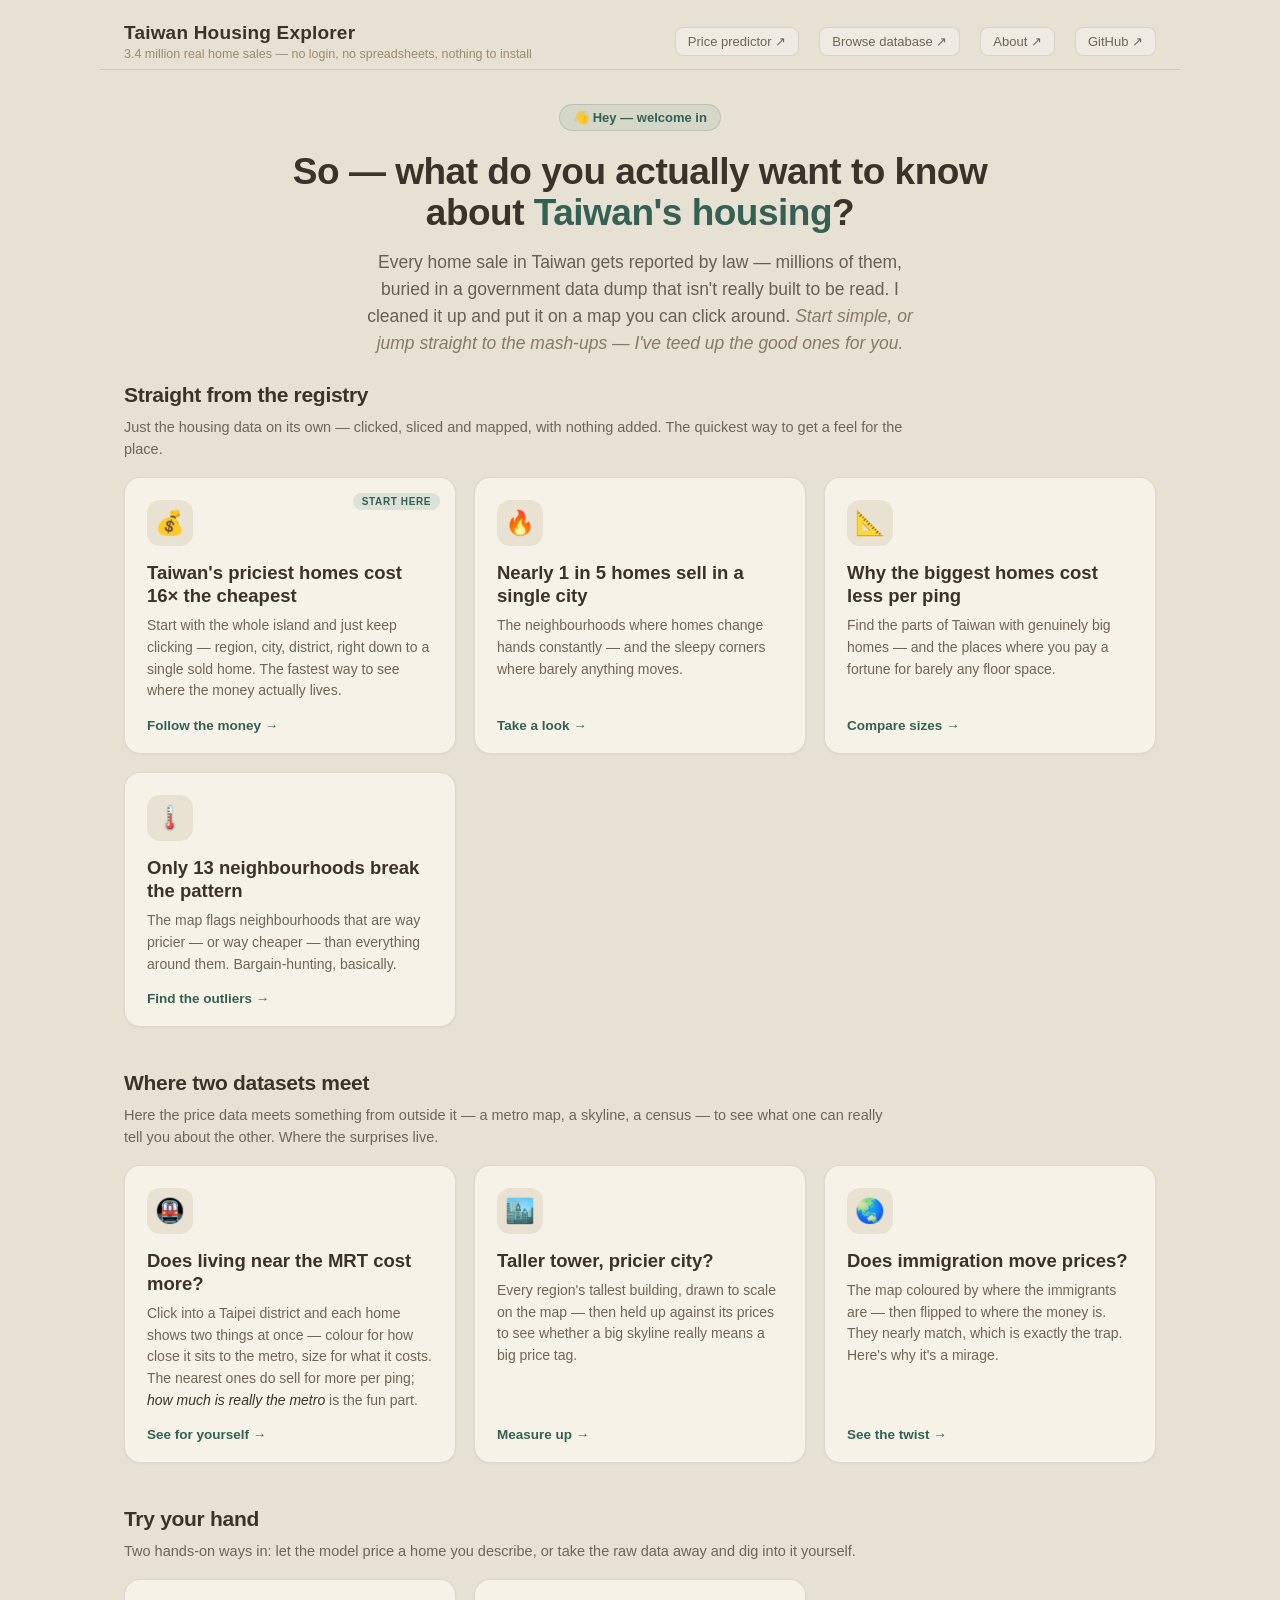
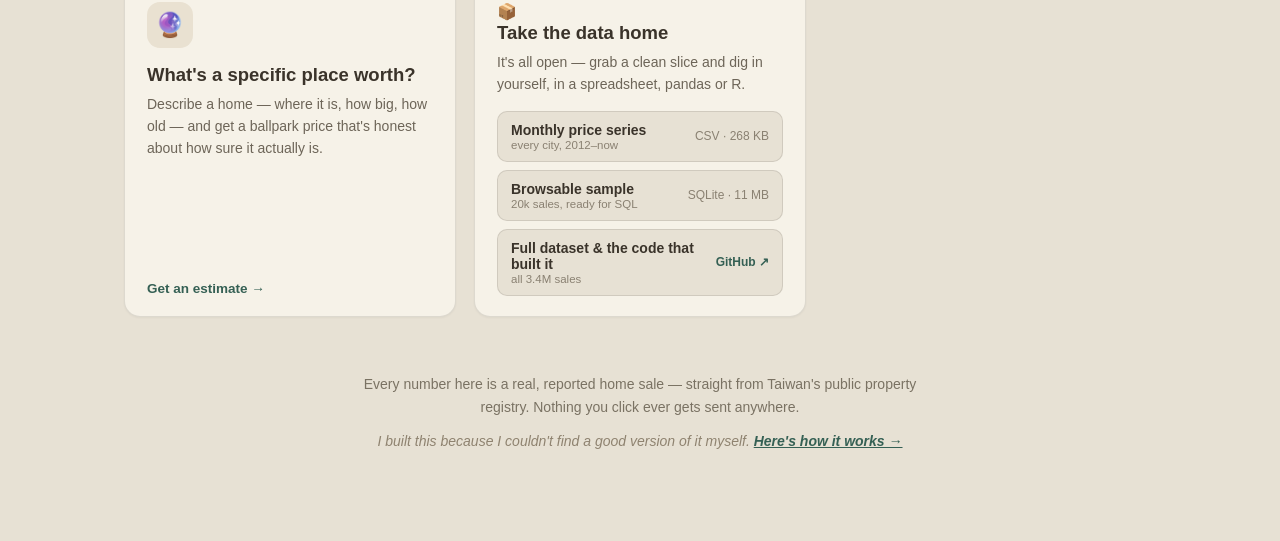
<file: webApp/index.html>
<!DOCTYPE html>
<html lang="en">
<head>
  <meta charset="utf-8" />
  <meta name="viewport" content="width=device-width, initial-scale=1" />
  <title>Taiwan Housing Explorer — poke around the housing market</title>
  <link rel="stylesheet" href="styles/appStyles.css?v=40" />
</head>
<body class="landingBody">
  <header class="appHeader">
    <div>
      <h1>Taiwan Housing Explorer</h1>
      <p class="subtitle">3.4 million real home sales — no login, no spreadsheets, nothing to install</p>
    </div>
    <div class="headerRight">
      <a class="headerLink" href="predictor.html">Price predictor ↗</a>
      <a class="headerLink" href="database.html">Browse database ↗</a>
      <a class="headerLink" href="about.html">About ↗</a>
      <a class="headerLink" href="https://github.com/Kadentato/taiwanHousing" target="_blank" rel="noopener">GitHub ↗</a>
    </div>
  </header>

  <main class="landing">
    <div class="landingHero">
      <span class="heyPill">👋 Hey — welcome in</span>
      <h2>So — what do you actually want to know about <span class="accent">Taiwan's housing</span>?</h2>
      <p>Every home sale in Taiwan gets reported by law — millions of them, buried in a government
        data dump that isn't really built to be read. I cleaned it up and put it on a map you can
        click around. <span class="wink">Start simple, or jump straight to the mash-ups — I've teed up the good ones for you.</span></p>
    </div>

    <section class="qSection">
      <div class="qSectionHead">
        <h2 class="qSectionTitle">Straight from the registry</h2>
        <p class="qSectionLead">Just the housing data on its own — clicked, sliced and mapped, with nothing
          added. The quickest way to get a feel for the place.</p>
      </div>
      <div class="questionGrid">
        <a class="questionCard" href="explorer.html?q=price">
          <span class="qTag">Start here</span>
          <div class="qEmoji">💰</div>
          <h3>Taiwan's priciest homes cost 16× the cheapest</h3>
          <p>Start with the whole island and just keep clicking — region, city, district, right down
            to a single sold home. The fastest way to see where the money actually lives.</p>
          <div class="qGo">Follow the money →</div>
        </a>

        <a class="questionCard" href="explorer.html?q=activity">
          <div class="qEmoji">🔥</div>
          <h3>Nearly 1 in 5 homes sell in a single city</h3>
          <p>The neighbourhoods where homes change hands constantly — and the sleepy corners where
            barely anything moves.</p>
          <div class="qGo">Take a look →</div>
        </a>

        <a class="questionCard" href="explorer.html?q=size">
          <div class="qEmoji">📐</div>
          <h3>Why the biggest homes cost less per ping</h3>
          <p>Find the parts of Taiwan with genuinely big homes — and the places where you pay a
            fortune for barely any floor space.</p>
          <div class="qGo">Compare sizes →</div>
        </a>

        <a class="questionCard" href="explorer.html?q=clusters">
          <div class="qEmoji">🌡️</div>
          <h3>Only 13 neighbourhoods break the pattern</h3>
          <p>The map flags neighbourhoods that are way pricier — or way cheaper — than everything
            around them. Bargain-hunting, basically.</p>
          <div class="qGo">Find the outliers →</div>
        </a>
      </div>
    </section>

    <section class="qSection">
      <div class="qSectionHead">
        <h2 class="qSectionTitle">Where two datasets meet</h2>
        <p class="qSectionLead">Here the price data meets something from outside it — a metro map, a skyline,
          a census — to see what one can really tell you about the other. Where the surprises live.</p>
      </div>
      <div class="questionGrid">
        <a class="questionCard" href="explorer.html?q=mrt">
          <div class="qEmoji">🚇</div>
          <h3>Does living near the MRT cost more?</h3>
          <p>Click into a Taipei district and each home shows two things at once — colour for how close it
            sits to the metro, size for what it costs. The nearest ones do sell for more per ping;
            <em>how much is really the metro</em> is the fun part.</p>
          <div class="qGo">See for yourself →</div>
        </a>

        <a class="questionCard" href="explorer.html?q=towers">
          <div class="qEmoji">🏙️</div>
          <h3>Taller tower, pricier city?</h3>
          <p>Every region's tallest building, drawn to scale on the map — then held up against its
            prices to see whether a big skyline really means a big price tag.</p>
          <div class="qGo">Measure up →</div>
        </a>

        <a class="questionCard" href="explorer.html?q=immigration">
          <div class="qEmoji">🌏</div>
          <h3>Does immigration move prices?</h3>
          <p>The map coloured by where the immigrants are — then flipped to where the money is. They
            nearly match, which is exactly the trap. Here's why it's a mirage.</p>
          <div class="qGo">See the twist →</div>
        </a>
      </div>
    </section>

    <section class="qSection">
      <div class="qSectionHead">
        <h2 class="qSectionTitle">Try your hand</h2>
        <p class="qSectionLead">Two hands-on ways in: let the model price a home you describe, or take the raw
          data away and dig into it yourself.</p>
      </div>
      <div class="questionGrid">
        <a class="questionCard" href="predictor.html">
          <div class="qEmoji">🔮</div>
          <h3>What's a specific place worth?</h3>
          <p>Describe a home — where it is, how big, how old — and get a ballpark price that's honest
            about how sure it actually is.</p>
          <div class="qGo">Get an estimate →</div>
        </a>

        <div class="dataBox">
          <div class="qEmoji">📦</div>
          <h3>Take the data home</h3>
          <p>It's all open — grab a clean slice and dig in yourself, in a spreadsheet, pandas or R.</p>
          <div class="dataDownloads">
            <a class="dlRow" href="dataFiles/marketSeriesMonthly.csv" download>
              <span class="dlName">Monthly price series <span class="dlSub">every city, 2012–now</span></span>
              <span class="dlMeta">CSV · 268 KB</span>
            </a>
            <a class="dlRow" href="dataFiles/taiwanHousing.sqlite" download>
              <span class="dlName">Browsable sample <span class="dlSub">20k sales, ready for SQL</span></span>
              <span class="dlMeta">SQLite · 11 MB</span>
            </a>
            <a class="dlRow out" href="https://github.com/Kadentato/taiwanHousing" target="_blank" rel="noopener">
              <span class="dlName">Full dataset &amp; the code that built it <span class="dlSub">all 3.4M sales</span></span>
              <span class="dlMeta">GitHub ↗</span>
            </a>
          </div>
        </div>
      </div>
    </section>

    <p class="landingFoot">
      Every number here is a real, reported home sale — straight from Taiwan's public property
      registry. Nothing you click ever gets sent anywhere.
      <span class="sig">I built this because I couldn't find a good version of it myself.
        <a href="about.html">Here's how it works →</a></span>
    </p>
  </main>
</body>
</html>
</file>
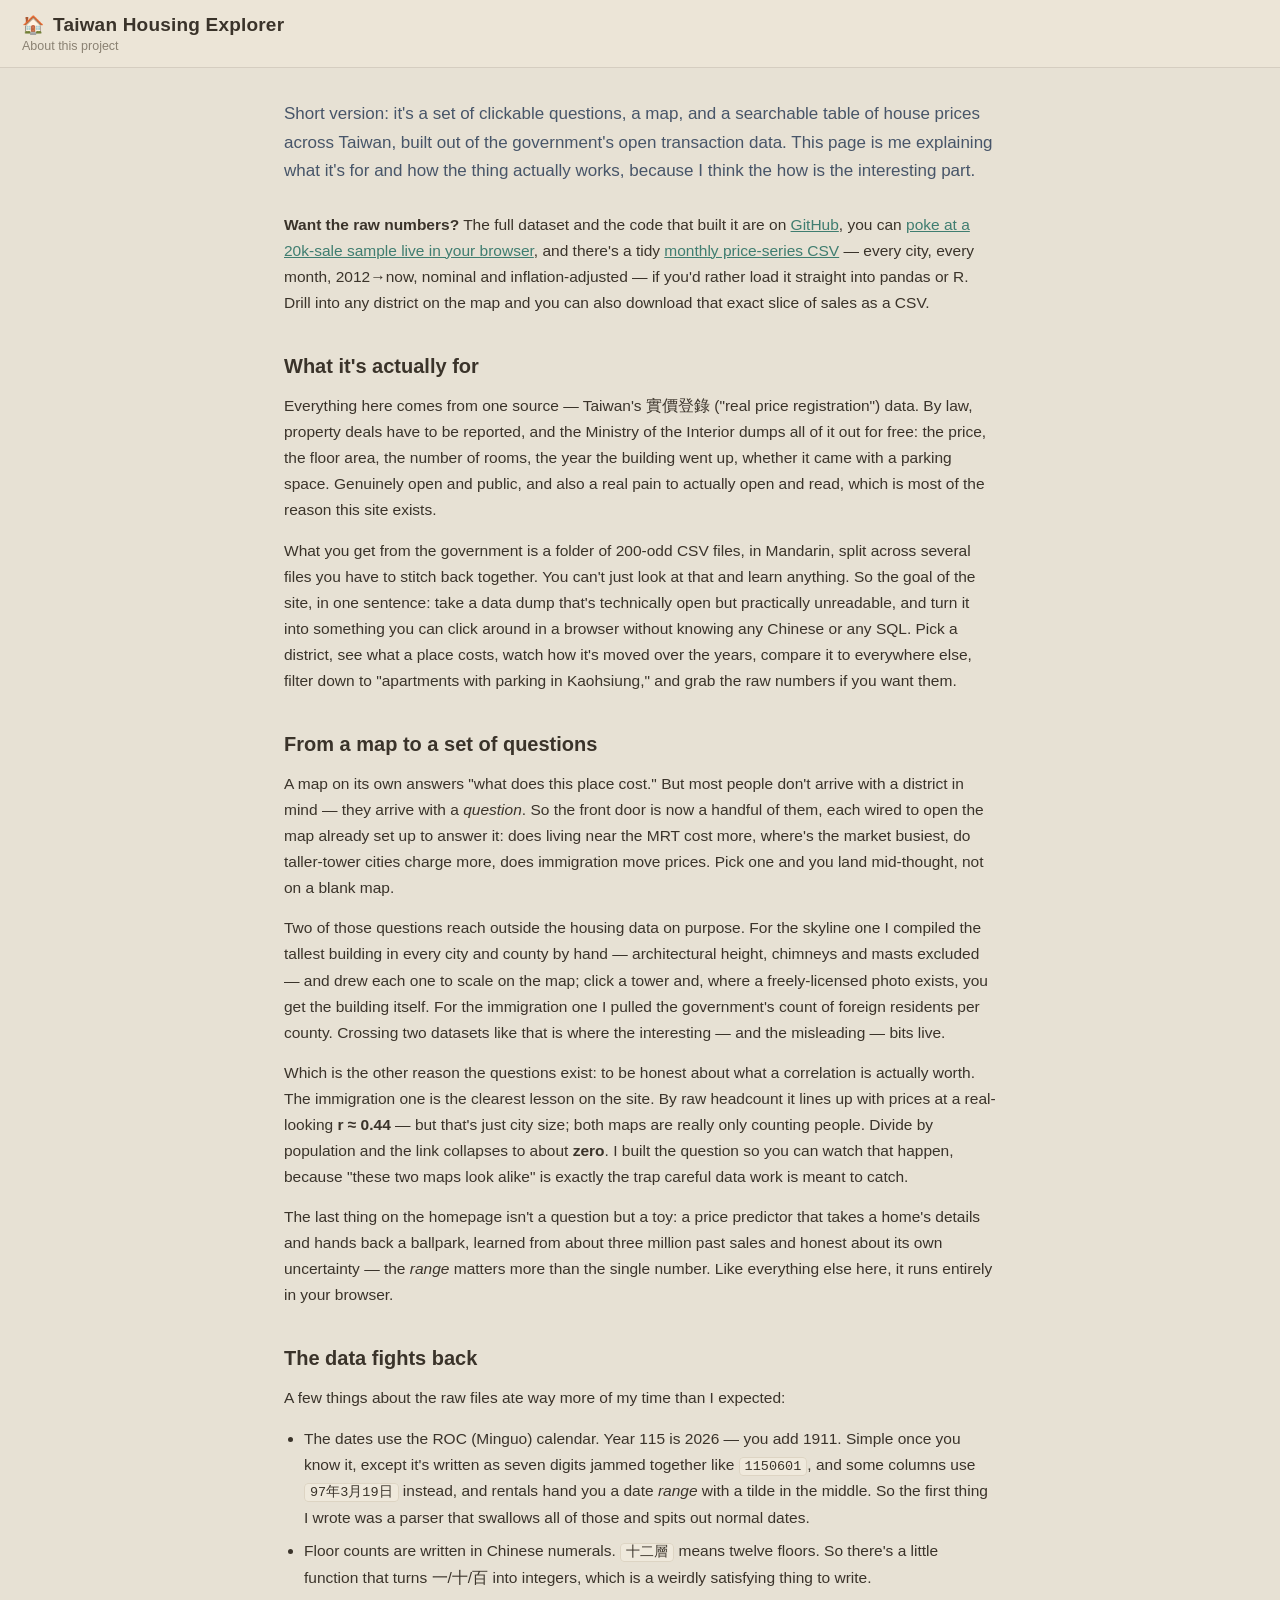
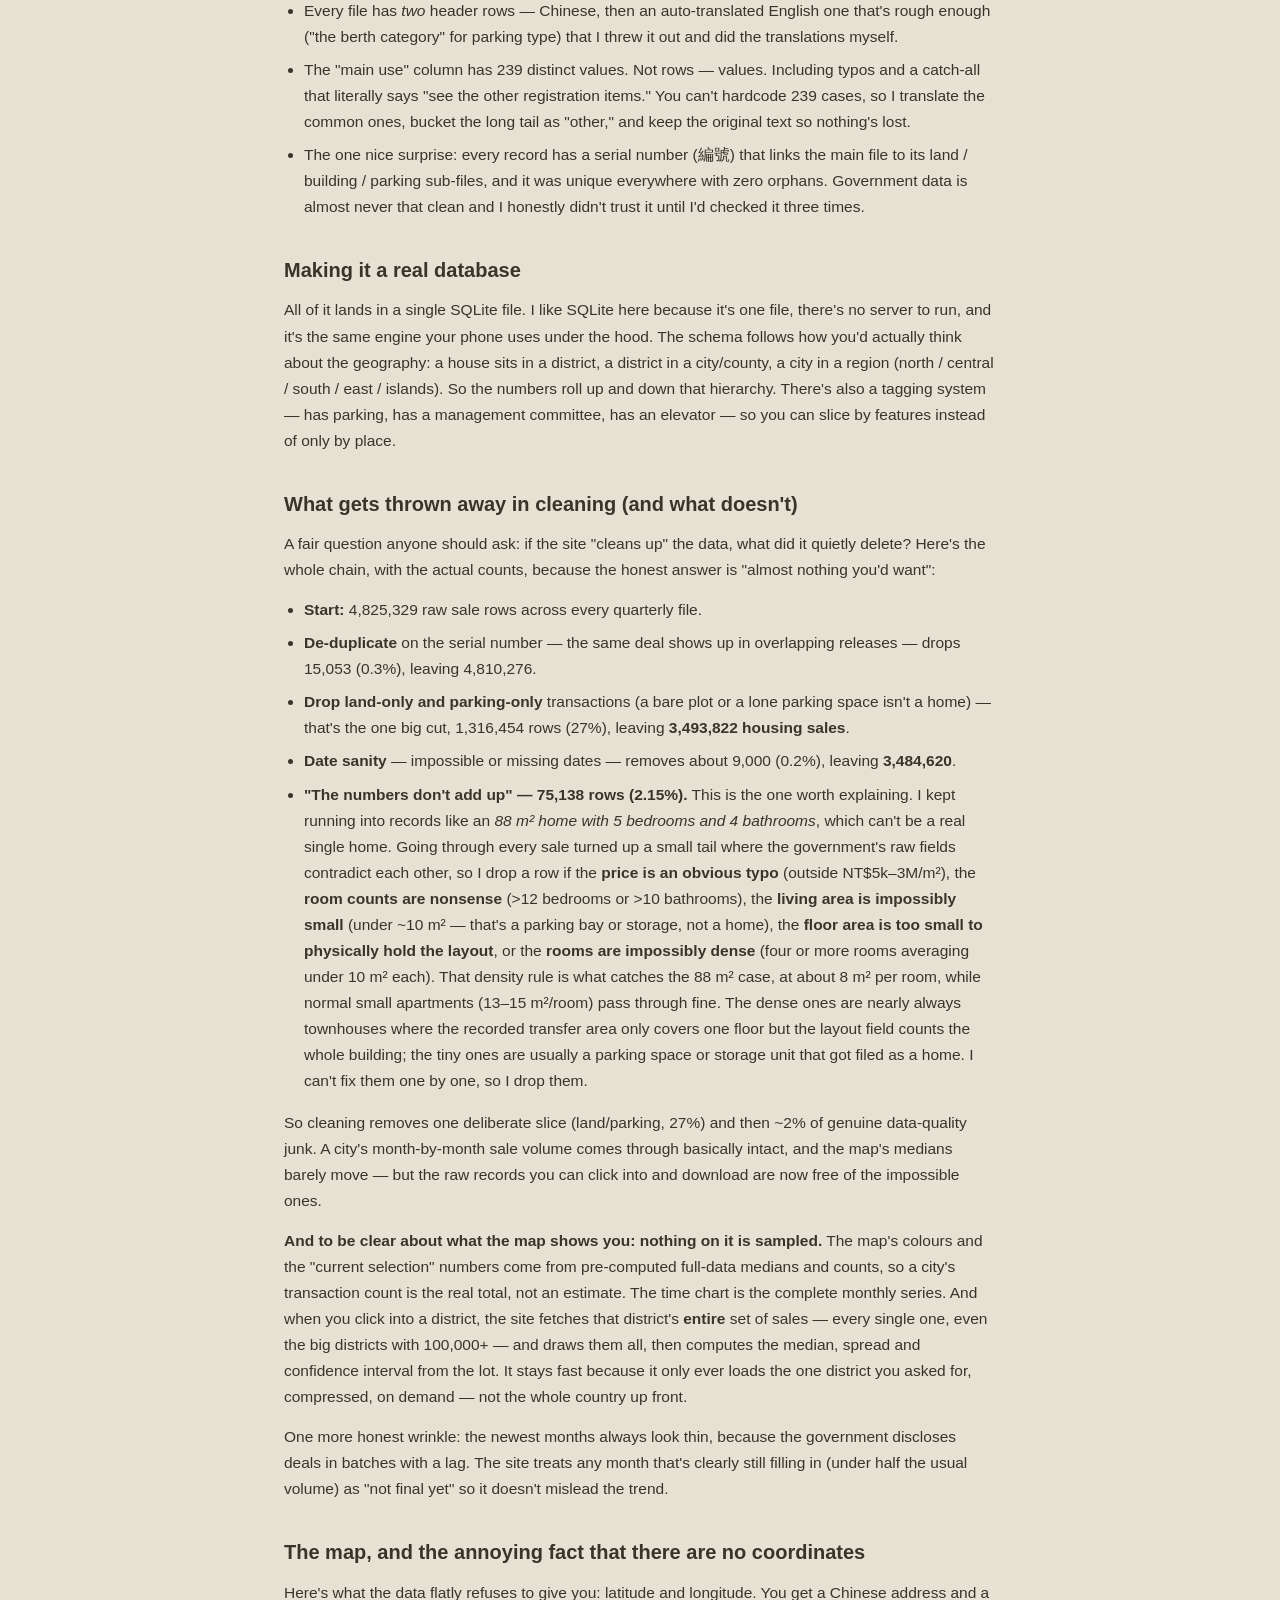
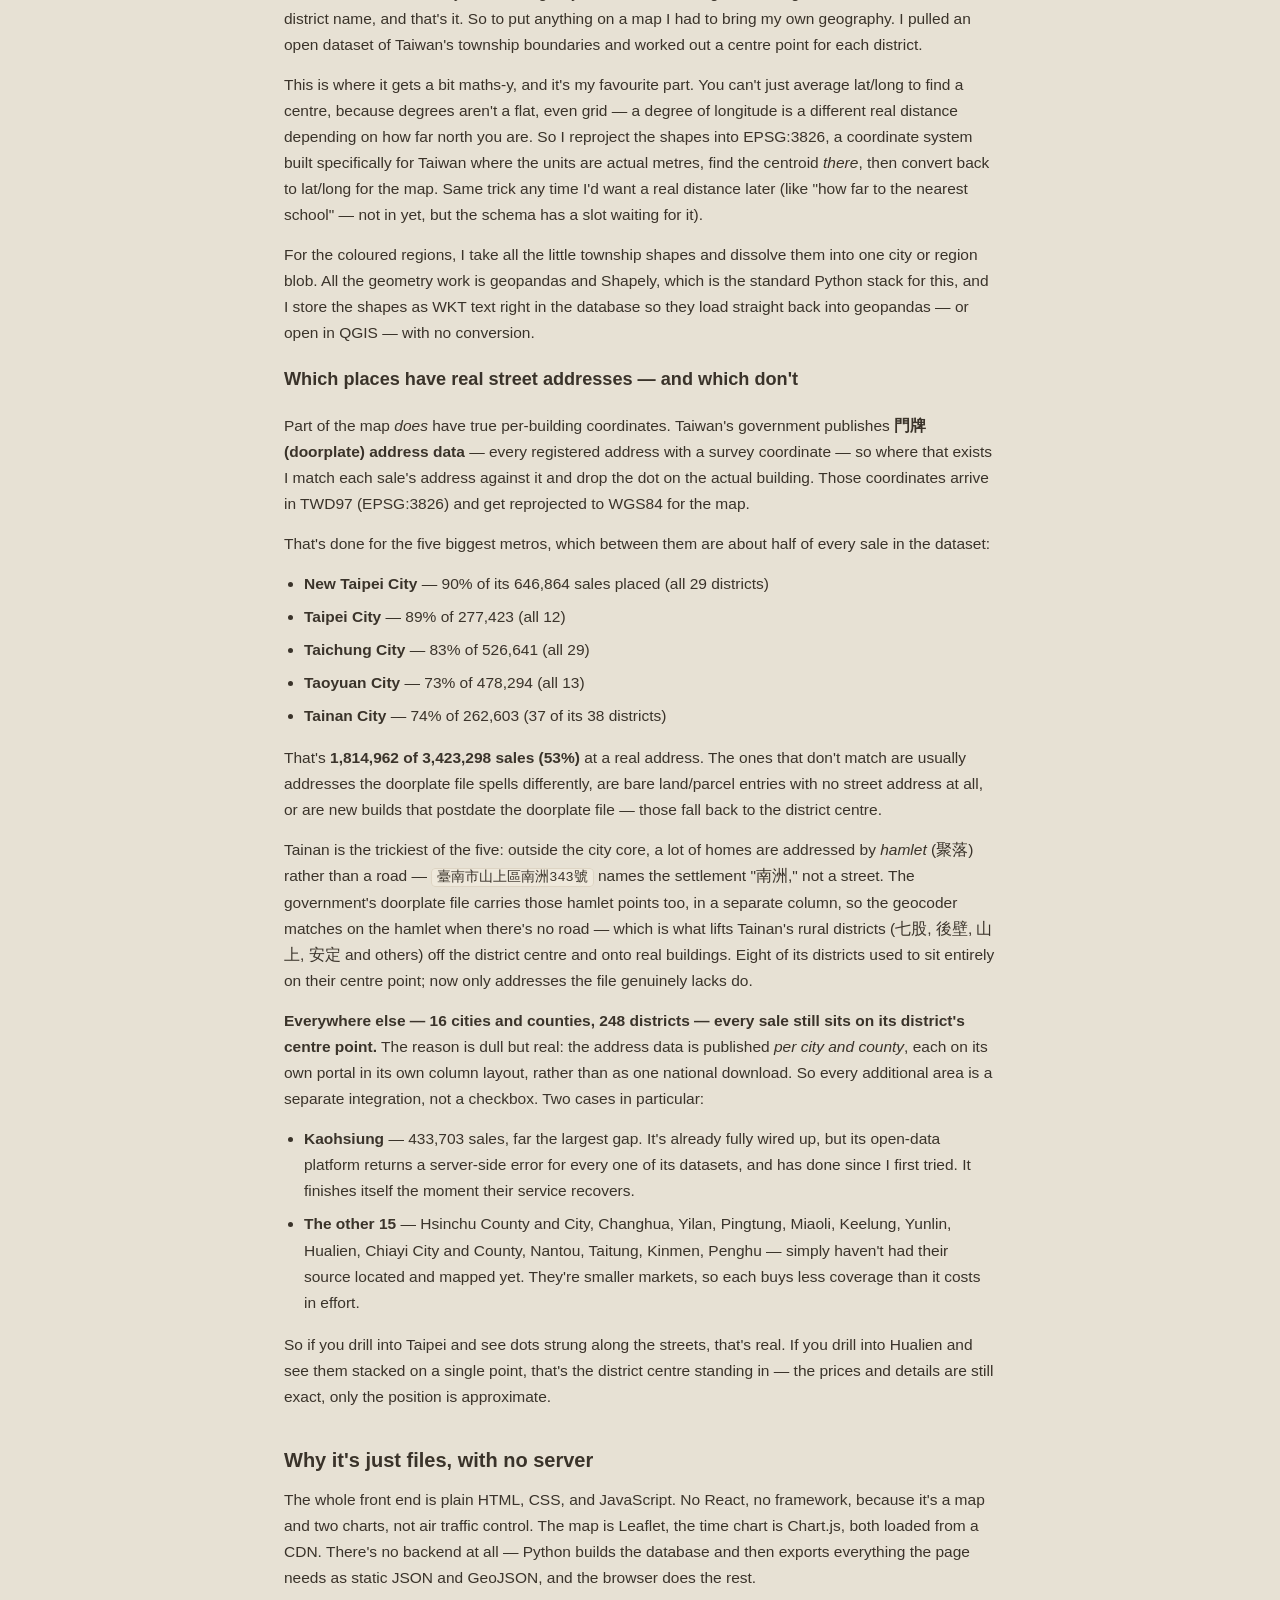
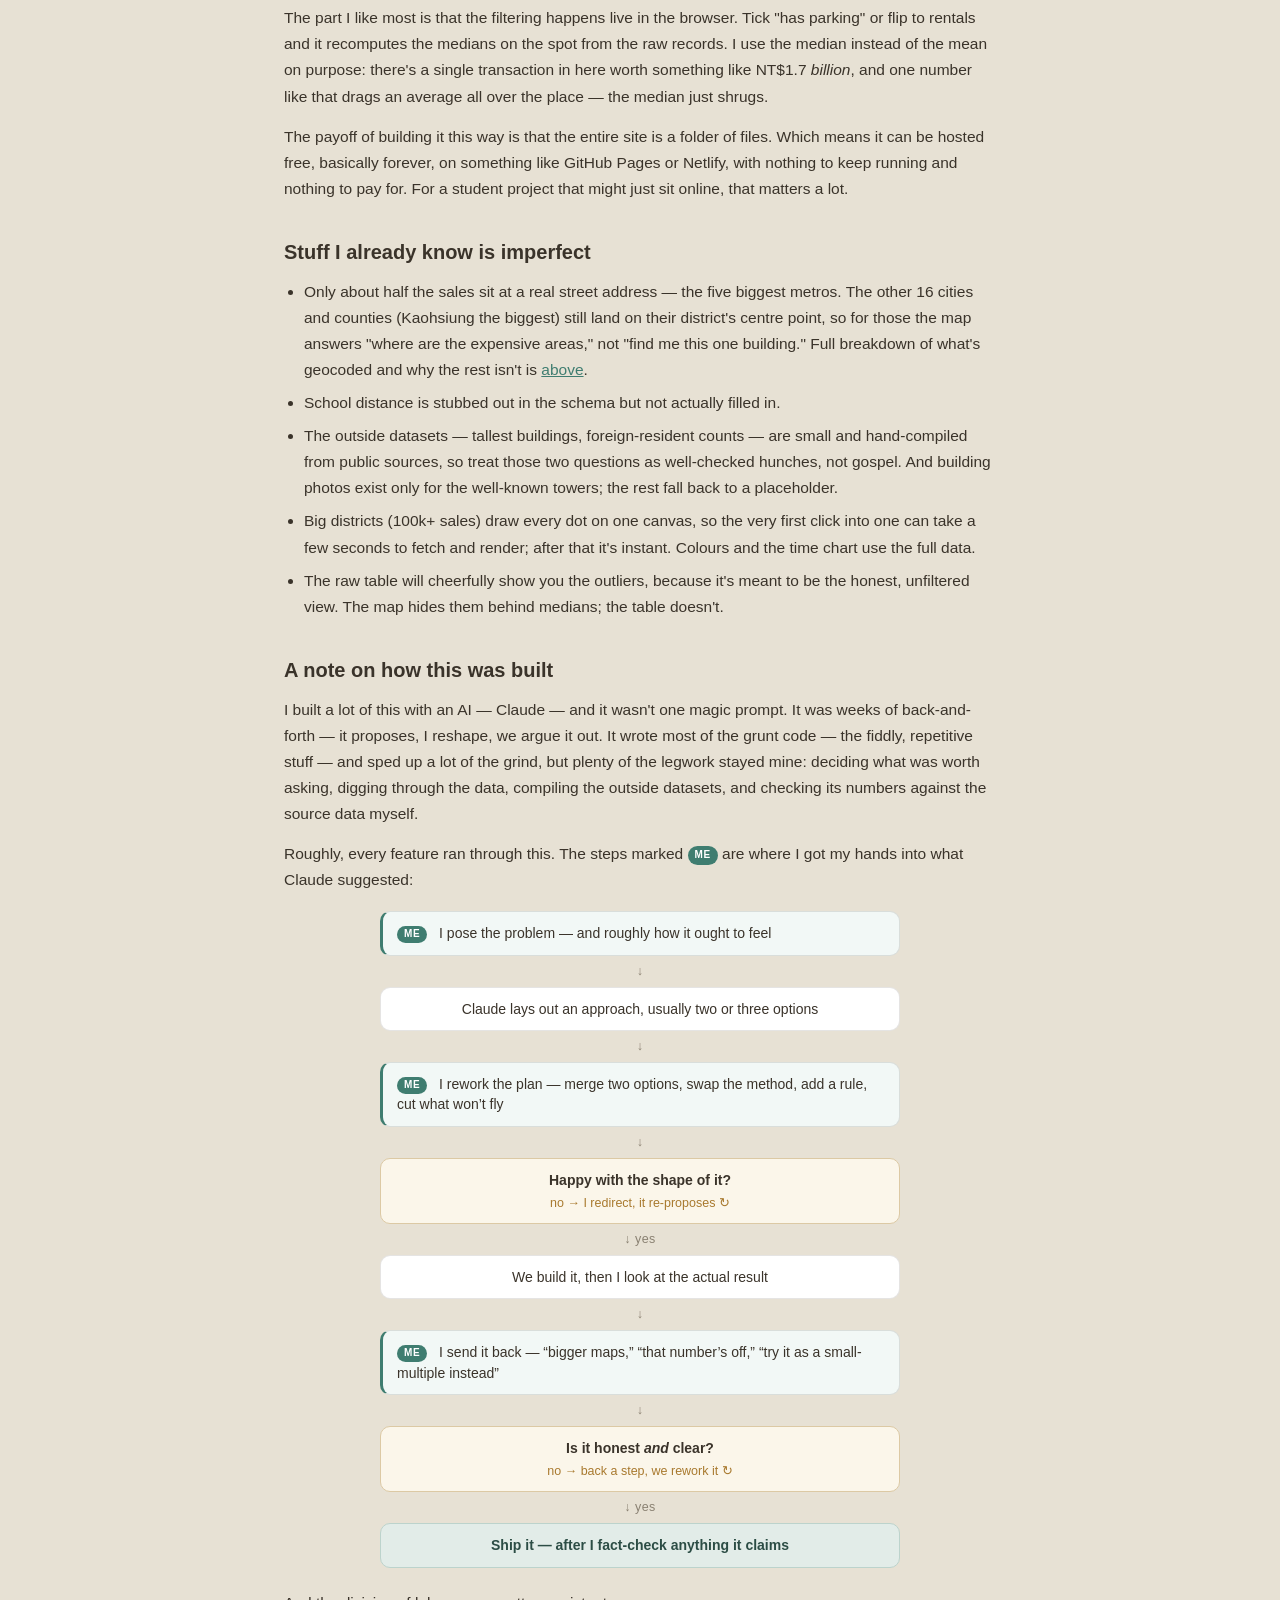
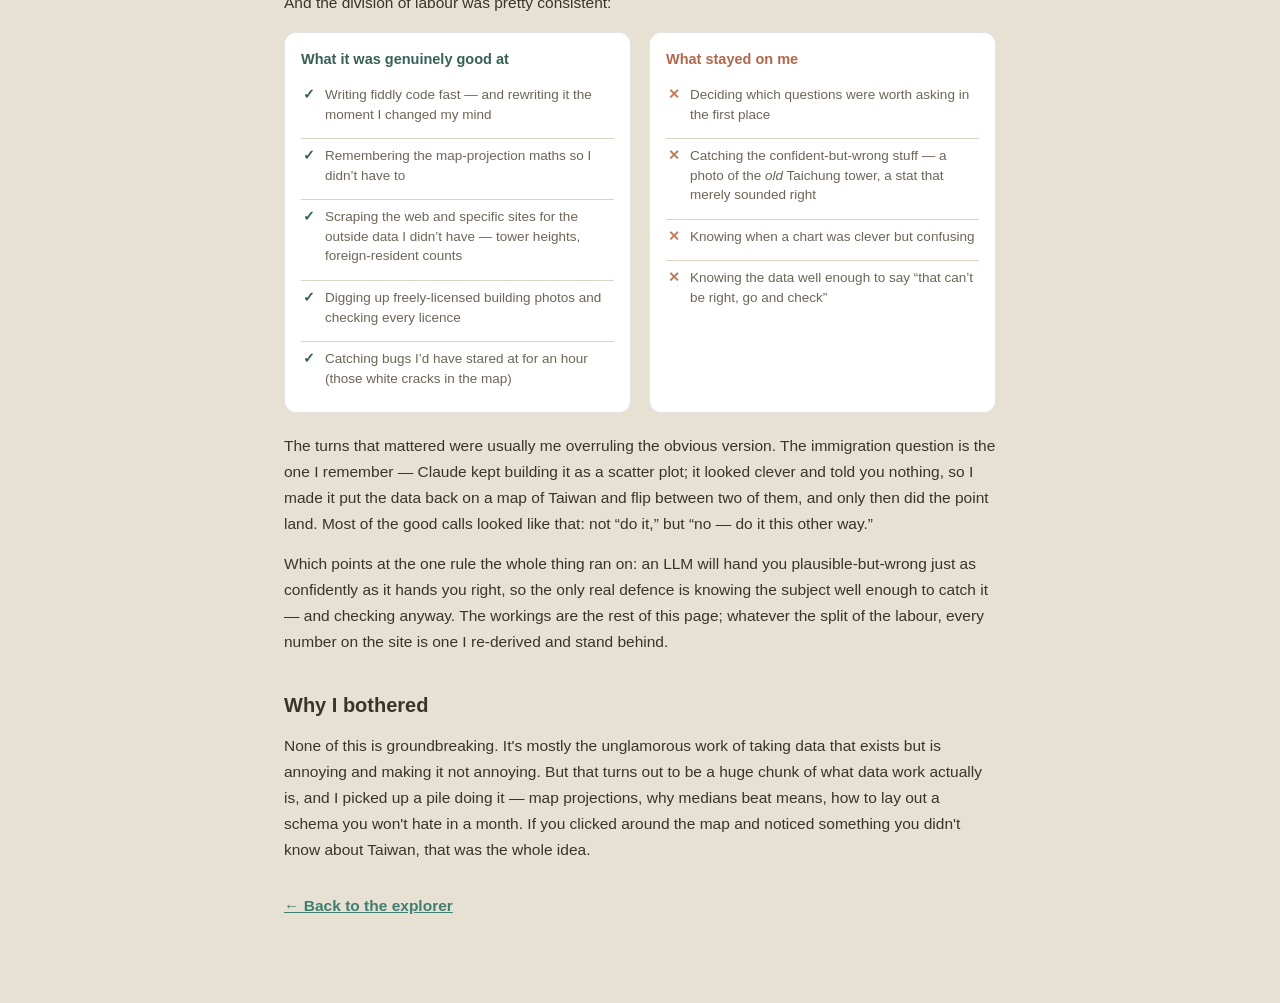
<file: webApp/about.html>
<!DOCTYPE html>
<html lang="en">
<head>
  <meta charset="utf-8" />
  <meta name="viewport" content="width=device-width, initial-scale=1" />
  <title>About — Taiwan Housing Explorer</title>
  <link rel="stylesheet" href="styles/appStyles.css?v=40" />
</head>
<body class="aboutBody">
  <header class="appHeader">
    <div>
      <a class="brand" href="index.html" title="Back to the homepage">
        <span class="brandIcon" aria-hidden="true">🏠</span>
        <h1>Taiwan Housing Explorer</h1>
      </a>
      <p class="subtitle">About this project</p>
    </div>
  </header>

  <main class="aboutWrap">
    <article class="prose">
      <p class="lead">Short version: it's a set of clickable questions, a map, and a searchable table of
      house prices across Taiwan, built out of the government's open transaction data. This page is me
      explaining what it's for and how the thing actually works, because I think the how is the interesting part.</p>

      <p><b>Want the raw numbers?</b> The full dataset and the code that built it are on
      <a href="https://github.com/Kadentato/taiwanHousing" target="_blank" rel="noopener">GitHub</a>, you can
      <a href="database.html">poke at a 20k-sale sample live in your browser</a>, and there's a tidy
      <a href="dataFiles/marketSeriesMonthly.csv" download>monthly price-series CSV</a> — every city, every
      month, 2012→now, nominal and inflation-adjusted — if you'd rather load it straight into pandas or R.
      Drill into any district on the map and you can also download that exact slice of sales as a CSV.</p>

      <h2>What it's actually for</h2>
      <p>Everything here comes from one source — Taiwan's 實價登錄 ("real price registration") data. By law,
      property deals have to be reported, and the Ministry of the Interior dumps all of it out for free:
      the price, the floor area, the number of rooms, the year the building went up, whether it came with a
      parking space. Genuinely open and public, and also a real pain to actually open and read, which
      is most of the reason this site exists.</p>
      <p>What you get from the government is a folder of 200-odd CSV files, in Mandarin, split across
      several files you have to stitch back together. You can't just look at that and learn anything. So the
      goal of the site, in one sentence: take a data dump that's technically open but practically
      unreadable, and turn it into something you can click around in a browser without knowing any Chinese
      or any SQL. Pick a district, see what a place costs, watch how it's moved over the years, compare it
      to everywhere else, filter down to "apartments with parking in Kaohsiung," and grab the raw numbers if
      you want them.</p>

      <h2>From a map to a set of questions</h2>
      <p>A map on its own answers "what does this place cost." But most people don't arrive with a district in
      mind — they arrive with a <em>question</em>. So the front door is now a handful of them, each wired to
      open the map already set up to answer it: does living near the MRT cost more, where's the market busiest,
      do taller-tower cities charge more, does immigration move prices. Pick one and you land mid-thought, not
      on a blank map.</p>
      <p>Two of those questions reach outside the housing data on purpose. For the skyline one I compiled the
      tallest building in every city and county by hand — architectural height, chimneys and masts excluded —
      and drew each one to scale on the map; click a tower and, where a freely-licensed photo exists, you get
      the building itself. For the immigration one I pulled the government's count of foreign residents per
      county. Crossing two datasets like that is where the interesting — and the misleading — bits live.</p>
      <p>Which is the other reason the questions exist: to be honest about what a correlation is actually worth.
      The immigration one is the clearest lesson on the site. By raw headcount it lines up with prices at a
      real-looking <b>r ≈ 0.44</b> — but that's just city size; both maps are really only counting people.
      Divide by population and the link collapses to about <b>zero</b>. I built the question so you can watch
      that happen, because "these two maps look alike" is exactly the trap careful data work is meant to catch.</p>
      <p>The last thing on the homepage isn't a question but a toy: a price predictor that takes a home's
      details and hands back a ballpark, learned from about three million past sales and honest about its own
      uncertainty — the <em>range</em> matters more than the single number. Like everything else here, it runs
      entirely in your browser.</p>

      <h2>The data fights back</h2>
      <p>A few things about the raw files ate way more of my time than I expected:</p>
      <ul>
        <li>The dates use the ROC (Minguo) calendar. Year 115 is 2026 — you add 1911. Simple once you know
        it, except it's written as seven digits jammed together like <code>1150601</code>, and some columns
        use <code>97年3月19日</code> instead, and rentals hand you a date <em>range</em> with a tilde in the
        middle. So the first thing I wrote was a parser that swallows all of those and spits out normal
        dates.</li>
        <li>Floor counts are written in Chinese numerals. <code>十二層</code> means twelve floors. So there's
        a little function that turns 一/十/百 into integers, which is a weirdly satisfying thing to write.</li>
        <li>Every file has <em>two</em> header rows — Chinese, then an auto-translated English one that's
        rough enough ("the berth category" for parking type) that I threw it out and did the translations
        myself.</li>
        <li>The "main use" column has 239 distinct values. Not rows — values. Including typos and a catch-all
        that literally says "see the other registration items." You can't hardcode 239 cases, so I translate
        the common ones, bucket the long tail as "other," and keep the original text so nothing's lost.</li>
        <li>The one nice surprise: every record has a serial number (編號) that links the main file to its
        land / building / parking sub-files, and it was unique everywhere with zero orphans. Government data
        is almost never that clean and I honestly didn't trust it until I'd checked it three times.</li>
      </ul>

      <h2>Making it a real database</h2>
      <p>All of it lands in a single SQLite file. I like SQLite here because it's one file, there's no server
      to run, and it's the same engine your phone uses under the hood. The schema follows how you'd actually
      think about the geography: a house sits in a district, a district in a city/county, a city in a region
      (north / central / south / east / islands). So the numbers roll up and down that hierarchy. There's
      also a tagging system — has parking, has a management committee, has an elevator — so you can slice by
      features instead of only by place.</p>

      <h2>What gets thrown away in cleaning (and what doesn't)</h2>
      <p>A fair question anyone should ask: if the site "cleans up" the data, what did it quietly delete? Here's
      the whole chain, with the actual counts, because the honest answer is "almost nothing you'd want":</p>
      <ul>
        <li><b>Start:</b> 4,825,329 raw sale rows across every quarterly file.</li>
        <li><b>De-duplicate</b> on the serial number — the same deal shows up in overlapping releases — drops
        15,053 (0.3%), leaving 4,810,276.</li>
        <li><b>Drop land-only and parking-only</b> transactions (a bare plot or a lone parking space isn't a
        home) — that's the one big cut, 1,316,454 rows (27%), leaving <b>3,493,822 housing sales</b>.</li>
        <li><b>Date sanity</b> — impossible or missing dates — removes about 9,000 (0.2%), leaving
        <b>3,484,620</b>.</li>
        <li><b>"The numbers don't add up" — 75,138 rows (2.15%).</b> This is the one worth explaining. I kept
        running into records like an <em>88 m² home with 5 bedrooms and 4 bathrooms</em>, which can't be a
        real single home. Going through every sale turned up a small tail where the government's raw fields
        contradict each other, so I drop a row if the <b>price is an obvious typo</b> (outside NT$5k–3M/m²),
        the <b>room counts are nonsense</b> (&gt;12 bedrooms or &gt;10 bathrooms), the <b>living area is
        impossibly small</b> (under ~10 m² — that's a parking bay or storage, not a home), the <b>floor area
        is too small to physically hold the layout</b>, or the <b>rooms are impossibly dense</b> (four or more
        rooms averaging under 10 m² each). That density rule is what catches the 88 m² case, at about 8 m² per
        room, while normal small apartments (13–15 m²/room) pass through fine. The dense ones are nearly
        always townhouses where the recorded transfer area only covers one floor but the layout field counts
        the whole building; the tiny ones are usually a parking space or storage unit that got filed as a
        home. I can't fix them one by one, so I drop them.</li>
      </ul>
      <p>So cleaning removes one deliberate slice (land/parking, 27%) and then ~2% of genuine data-quality
      junk. A city's month-by-month sale volume comes through basically intact, and the map's medians barely
      move — but the raw records you can click into and download are now free of the impossible ones.</p>
      <p><b>And to be clear about what the map shows you: nothing on it is sampled.</b> The map's colours and the
      "current selection" numbers come from pre-computed full-data medians and counts, so a city's transaction
      count is the real total, not an estimate. The time chart is the complete monthly series. And when you click
      into a district, the site fetches that district's <b>entire</b> set of sales — every single one, even the
      big districts with 100,000+ — and draws them all, then computes the median, spread and confidence interval
      from the lot. It stays fast because it only ever loads the one district you asked for, compressed, on
      demand — not the whole country up front.</p>
      <p>One more honest wrinkle: the newest months always look thin, because the government discloses deals in
      batches with a lag. The site treats any month that's clearly still filling in (under half the usual
      volume) as "not final yet" so it doesn't mislead the trend.</p>

      <h2>The map, and the annoying fact that there are no coordinates</h2>
      <p>Here's what the data flatly refuses to give you: latitude and longitude. You get a Chinese address
      and a district name, and that's it. So to put anything on a map I had to bring my own geography. I
      pulled an open dataset of Taiwan's township boundaries and worked out a centre point for each
      district.</p>
      <p>This is where it gets a bit maths-y, and it's my favourite part. You can't just average lat/long to
      find a centre, because degrees aren't a flat, even grid — a degree of longitude is a different real
      distance depending on how far north you are. So I reproject the shapes into EPSG:3826, a coordinate
      system built specifically for Taiwan where the units are actual metres, find the centroid <em>there</em>,
      then convert back to lat/long for the map. Same trick any time I'd want a real distance later (like
      "how far to the nearest school" — not in yet, but the schema has a slot waiting for it).</p>
      <p>For the coloured regions, I take all the little township shapes and dissolve them into one city or
      region blob. All the geometry work is geopandas and Shapely, which is the standard Python stack for
      this, and I store the shapes as WKT text right in the database so they load straight back into
      geopandas — or open in QGIS — with no conversion.</p>
      <h3 id="geocoding">Which places have real street addresses — and which don't</h3>
      <p>Part of the map <em>does</em> have true per-building coordinates. Taiwan's government publishes
      <b>門牌 (doorplate) address data</b> — every registered address with a survey coordinate — so where that
      exists I match each sale's address against it and drop the dot on the actual building. Those coordinates
      arrive in TWD97 (EPSG:3826) and get reprojected to WGS84 for the map.</p>
      <p>That's done for the five biggest metros, which between them are about half of every sale in the
      dataset:</p>
      <ul>
        <li><b>New Taipei City</b> — 90% of its 646,864 sales placed (all 29 districts)</li>
        <li><b>Taipei City</b> — 89% of 277,423 (all 12)</li>
        <li><b>Taichung City</b> — 83% of 526,641 (all 29)</li>
        <li><b>Taoyuan City</b> — 73% of 478,294 (all 13)</li>
        <li><b>Tainan City</b> — 74% of 262,603 (37 of its 38 districts)</li>
      </ul>
      <p>That's <b>1,814,962 of 3,423,298 sales (53%)</b> at a real address. The ones that don't match are
      usually addresses the doorplate file spells differently, are bare land/parcel entries with no street
      address at all, or are new builds that postdate the doorplate file — those fall back to the district
      centre.</p>
      <p>Tainan is the trickiest of the five: outside the city core, a lot of homes are addressed by
      <em>hamlet</em> (聚落) rather than a road — <code>臺南市山上區南洲343號</code> names the settlement
      "南洲," not a street. The government's doorplate file carries those hamlet points too, in a separate
      column, so the geocoder matches on the hamlet when there's no road — which is what lifts Tainan's rural
      districts (七股, 後壁, 山上, 安定 and others) off the district centre and onto real buildings. Eight of
      its districts used to sit entirely on their centre point; now only addresses the file genuinely lacks
      do.</p>
      <p><b>Everywhere else — 16 cities and counties, 248 districts — every sale still sits on its district's
      centre point.</b> The reason is dull but real: the address data is published <em>per city and county</em>,
      each on its own portal in its own column layout, rather than as one national download. So every additional
      area is a separate integration, not a checkbox. Two cases in particular:</p>
      <ul>
        <li><b>Kaohsiung</b> — 433,703 sales, far the largest gap. It's already fully wired up, but its
        open-data platform returns a server-side error for every one of its datasets, and has done since I
        first tried. It finishes itself the moment their service recovers.</li>
        <li><b>The other 15</b> — Hsinchu County and City, Changhua, Yilan, Pingtung, Miaoli, Keelung, Yunlin,
        Hualien, Chiayi City and County, Nantou, Taitung, Kinmen, Penghu — simply haven't had their source
        located and mapped yet. They're smaller markets, so each buys less coverage than it costs in effort.</li>
      </ul>
      <p>So if you drill into Taipei and see dots strung along the streets, that's real. If you drill into
      Hualien and see them stacked on a single point, that's the district centre standing in — the prices and
      details are still exact, only the position is approximate.</p>

      <h2>Why it's just files, with no server</h2>
      <p>The whole front end is plain HTML, CSS, and JavaScript. No React, no framework, because it's a map
      and two charts, not air traffic control. The map is Leaflet, the time chart is Chart.js, both loaded
      from a CDN. There's no backend at all — Python builds the database and then exports everything the page
      needs as static JSON and GeoJSON, and the browser does the rest.</p>
      <p>The part I like most is that the filtering happens live in the browser. Tick "has parking" or flip to
      rentals and it recomputes the medians on the spot from the raw records. I use the median instead of the
      mean on purpose: there's a single transaction in here worth something like NT$1.7 <em>billion</em>, and
      one number like that drags an average all over the place — the median just shrugs.</p>
      <p>The payoff of building it this way is that the entire site is a folder of files. Which means it can
      be hosted free, basically forever, on something like GitHub Pages or Netlify, with nothing to keep
      running and nothing to pay for. For a student project that might just sit online, that matters a lot.</p>

      <h2>Stuff I already know is imperfect</h2>
      <ul>
        <li>Only about half the sales sit at a real street address — the five biggest metros. The other 16
        cities and counties (Kaohsiung the biggest) still land on their district's centre point, so for those
        the map answers "where are the expensive areas," not "find me this one building." Full breakdown of
        what's geocoded and why the rest isn't is <a href="#geocoding">above</a>.</li>
        <li>School distance is stubbed out in the schema but not actually filled in.</li>
        <li>The outside datasets — tallest buildings, foreign-resident counts — are small and hand-compiled
        from public sources, so treat those two questions as well-checked hunches, not gospel. And building
        photos exist only for the well-known towers; the rest fall back to a placeholder.</li>
        <li>Big districts (100k+ sales) draw every dot on one canvas, so the very first click into one can take a
        few seconds to fetch and render; after that it's instant. Colours and
        the time chart use the full data.</li>
        <li>The raw table will cheerfully show you the outliers, because it's meant to be the honest,
        unfiltered view. The map hides them behind medians; the table doesn't.</li>
      </ul>

      <h2>A note on how this was built</h2>
      <p>I built a lot of this with an AI — Claude — and it wasn't one magic prompt. It was weeks of
      back-and-forth — it proposes, I reshape, we argue it out. It wrote most of the grunt code — the fiddly,
      repetitive stuff — and sped up a lot of the grind, but plenty of the legwork stayed mine: deciding what was
      worth asking, digging through the data, compiling the outside datasets, and checking its numbers against the
      source data myself.</p>
      <p>Roughly, every feature ran through this. The steps marked <b class="who">me</b> are where I got my hands
      into what Claude suggested:</p>

      <div class="aiLoop">
        <div class="aiStep mine"><b class="who">me</b> I pose the problem — and roughly how it ought to feel</div>
        <div class="aiArrow">&darr;</div>
        <div class="aiStep">Claude lays out an approach, usually two or three options</div>
        <div class="aiArrow">&darr;</div>
        <div class="aiStep mine"><b class="who">me</b> I rework the plan — merge two options, swap the method, add a rule, cut what won&rsquo;t fly</div>
        <div class="aiArrow">&darr;</div>
        <div class="aiStep decision">Happy with the shape of it?<span class="no">no &rarr; I redirect, it re-proposes &#8635;</span></div>
        <div class="aiArrow">&darr; yes</div>
        <div class="aiStep">We build it, then I look at the actual result</div>
        <div class="aiArrow">&darr;</div>
        <div class="aiStep mine"><b class="who">me</b> I send it back — &ldquo;bigger maps,&rdquo; &ldquo;that number&rsquo;s off,&rdquo; &ldquo;try it as a small-multiple instead&rdquo;</div>
        <div class="aiArrow">&darr;</div>
        <div class="aiStep decision">Is it honest <em>and</em> clear?<span class="no">no &rarr; back a step, we rework it &#8635;</span></div>
        <div class="aiArrow">&darr; yes</div>
        <div class="aiStep ship">Ship it — after I fact-check anything it claims</div>
      </div>

      <p>And the division of labour was pretty consistent:</p>
      <div class="aiCols">
        <div class="aiCol good">
          <h3>What it was genuinely good at</h3>
          <ul>
            <li>Writing fiddly code fast — and rewriting it the moment I changed my mind</li>
            <li>Remembering the map-projection maths so I didn&rsquo;t have to</li>
            <li>Scraping the web and specific sites for the outside data I didn&rsquo;t have — tower heights, foreign-resident counts</li>
            <li>Digging up freely-licensed building photos and checking every licence</li>
            <li>Catching bugs I&rsquo;d have stared at for an hour (those white cracks in the map)</li>
          </ul>
        </div>
        <div class="aiCol bad">
          <h3>What stayed on me</h3>
          <ul>
            <li>Deciding which questions were worth asking in the first place</li>
            <li>Catching the confident-but-wrong stuff — a photo of the <em>old</em> Taichung tower, a stat that merely sounded right</li>
            <li>Knowing when a chart was clever but confusing</li>
            <li>Knowing the data well enough to say &ldquo;that can&rsquo;t be right, go and check&rdquo;</li>
          </ul>
        </div>
      </div>
      <p>The turns that mattered were usually me overruling the obvious version. The immigration question is the
      one I remember — Claude kept building it as a scatter plot; it looked clever and told you nothing, so I made
      it put the data back on a map of Taiwan and flip between two of them, and only then did the point land. Most
      of the good calls looked like that: not &ldquo;do it,&rdquo; but &ldquo;no — do it this other way.&rdquo;</p>
      <p>Which points at the one rule the whole thing ran on: an LLM will hand you plausible-but-wrong just as
      confidently as it hands you right, so the only real defence is knowing the subject well enough to catch it —
      and checking anyway. The workings are the rest of this page; whatever the split of the labour, every number
      on the site is one I re-derived and stand behind.</p>

      <h2>Why I bothered</h2>
      <p>None of this is groundbreaking. It's mostly the unglamorous work of taking data that exists but is
      annoying and making it not annoying. But that turns out to be a huge chunk of what data work actually
      is, and I picked up a pile doing it — map projections, why medians beat means, how to lay out a schema
      you won't hate in a month. If you clicked around the map and noticed something you didn't know about
      Taiwan, that was the whole idea.</p>

      <p class="backLink"><a href="explorer.html">← Back to the explorer</a></p>
    </article>
  </main>
</body>
</html>
</file>
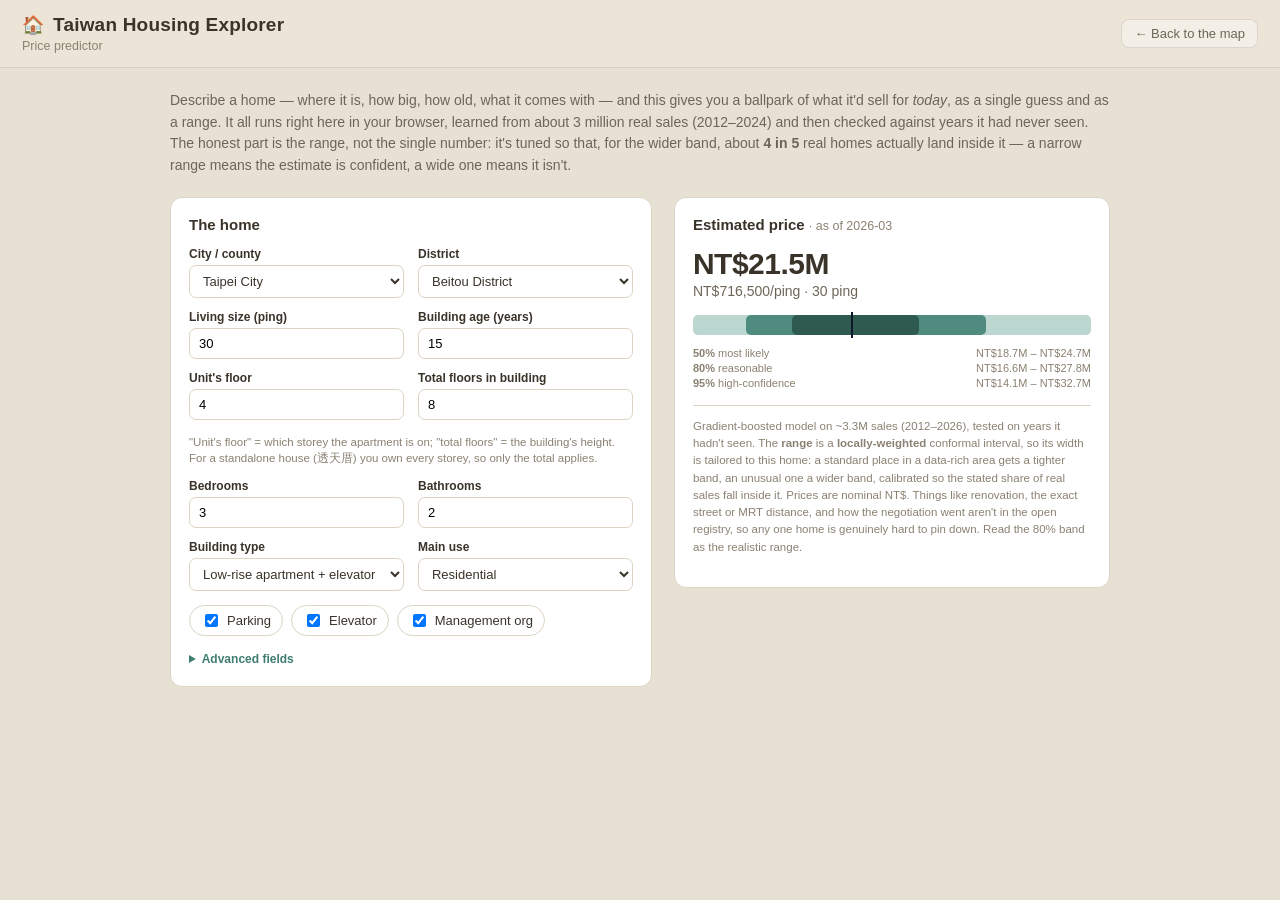
<file: webApp/predictor.html>
<!DOCTYPE html>
<html lang="en">
<head>
  <meta charset="utf-8" />
  <meta name="viewport" content="width=device-width, initial-scale=1" />
  <title>Price predictor — Taiwan Housing Explorer</title>
  <link rel="stylesheet" href="styles/appStyles.css?v=40" />
  <style>
    .predWrap { max-width: 980px; margin: 0 auto; padding: 22px 20px 60px; }
    .predIntro { color: #6d6558; font-size: 14px; line-height: 1.55; margin: 0 0 20px; }
    .predLayout { display: grid; grid-template-columns: 1.05fr 0.95fr; gap: 22px; align-items: start; }
    @media (max-width: 820px) { .predLayout { grid-template-columns: 1fr; } }
    .predCard { background: #fff; border: 1px solid #ddd4c3; border-radius: 12px; padding: 18px 18px 20px; }
    .predCard h2 { margin: 0 0 14px; font-size: 15px; }
    .fieldGrid { display: grid; grid-template-columns: 1fr 1fr; gap: 12px 14px; }
    .field { display: flex; flex-direction: column; gap: 4px; }
    .field.full { grid-column: 1 / -1; }
    .field label { font-size: 12px; font-weight: 600; color: #3a332a; }
    .field input, .field select { padding: 7px 9px; border: 1px solid #ddd4c3; border-radius: 7px; font-size: 13px; background: #fff; }
    .tagRow { display: flex; flex-wrap: wrap; gap: 8px; grid-column: 1 / -1; margin-top: 2px; }
    .tagRow label { display: inline-flex; align-items: center; gap: 6px; font-size: 13px; font-weight: 500; color: #3a332a;
                    border: 1px solid #ddd4c3; border-radius: 999px; padding: 5px 11px; cursor: pointer; }
    .fieldHint { grid-column: 1 / -1; margin: 2px 0 0; font-size: 11.5px; color: #8a8172; line-height: 1.45; }
    .advanced { grid-column: 1 / -1; margin-top: 4px; }
    .advanced summary { font-size: 12px; font-weight: 600; color: #3f7d70; cursor: pointer; }
    .predResult { position: sticky; top: 16px; }
    .predBig { font-size: 30px; font-weight: 700; color: #3a332a; letter-spacing: -0.5px; }
    .predUnit { color: #6d6558; font-size: 14px; margin: 2px 0 16px; }
    .rangeRow { margin: 12px 0; }
    .rangeHead { display: flex; justify-content: space-between; font-size: 12px; color: #6d6558; margin-bottom: 5px; }
    .rangeHead b { color: #3a332a; }
    .rangeBarWrap { position: relative; height: 20px; background: #e3ece9; border-radius: 5px; }
    .rangeBar { position: absolute; top: 0; bottom: 0; border-radius: 5px; }
    .rangeBar.b50 { background: #2f5a4f; } .rangeBar.b80 { background: #4f8b7e; } .rangeBar.b95 { background: #bcd7d0; }
    .rangeVals { display: flex; justify-content: space-between; font-size: 11px; color: #8a8172; margin-top: 3px; }
    .predNote { font-size: 11.5px; color: #8a8172; line-height: 1.5; margin-top: 16px; border-top: 1px solid #ddd4c3; padding-top: 12px; }
    @media (max-width: 480px) { .predWrap { padding: 18px 14px 48px; } .fieldGrid { grid-template-columns: 1fr; } }
  </style>
</head>
<body class="aboutBody">
  <header class="appHeader">
    <div>
      <a class="brand" href="index.html" title="Back to the homepage">
        <span class="brandIcon" aria-hidden="true">🏠</span>
        <h1>Taiwan Housing Explorer</h1>
      </a>
      <p class="subtitle">Price predictor</p>
    </div>
    <a class="headerLink" href="explorer.html">← Back to the map</a>
  </header>

  <main class="predWrap">
    <p class="predIntro">
      Describe a home — where it is, how big, how old, what it comes with — and this gives you a ballpark of what
      it'd sell for <em>today</em>, as a single guess and as a range. It all runs right here in your browser,
      learned from about 3 million real sales (2012–2024) and then checked against years it had never seen.
      The honest part is the range, not the single number: it's tuned so that, for the wider band, about
      <b>4 in 5</b> real homes actually land inside it — a narrow range means the estimate is confident, a wide
      one means it isn't.
    </p>

    <div class="predLayout">
      <section class="predCard">
        <h2>The home</h2>
        <div class="fieldGrid">
          <div class="field"><label for="pCity">City / county</label><select id="pCity"></select></div>
          <div class="field"><label for="pDistrict">District</label><select id="pDistrict"></select></div>
          <div class="field"><label for="pSize">Living size (ping)</label><input id="pSize" type="number" min="6" max="200" step="1" value="30" /></div>
          <div class="field"><label for="pAge">Building age (years)</label><input id="pAge" type="number" min="0" max="80" step="1" value="15" /></div>
          <div class="field" id="floorField"><label for="pFloor">Unit's floor</label><input id="pFloor" type="number" min="1" max="12" step="1" value="4" /></div>
          <div class="field"><label for="pTotalFloors">Total floors in building</label><input id="pTotalFloors" type="number" min="1" max="12" step="1" value="8" /></div>
          <p class="fieldHint">"Unit's floor" = which storey the apartment is on; "total floors" = the building's height. For a standalone house (透天厝) you own every storey, so only the total applies.</p>
          <div class="field"><label for="pBeds">Bedrooms</label><input id="pBeds" type="number" min="0" max="10" step="1" value="3" /></div>
          <div class="field"><label for="pBaths">Bathrooms</label><input id="pBaths" type="number" min="0" max="10" step="1" value="2" /></div>
          <div class="field"><label for="pType">Building type</label><select id="pType"></select></div>
          <div class="field"><label for="pUse">Main use</label><select id="pUse"></select></div>
          <div class="tagRow">
            <label><input type="checkbox" id="pParking" checked /> Parking</label>
            <label><input type="checkbox" id="pElevator" checked /> Elevator</label>
            <label><input type="checkbox" id="pMgmt" checked /> Management org</label>
          </div>
          <details class="advanced">
            <summary>Advanced fields</summary>
            <div class="fieldGrid" style="margin-top:10px">
              <div class="field"><label for="pLiving">Living rooms</label><input id="pLiving" type="number" min="0" max="10" step="1" value="2" /></div>
              <div class="field"><label for="pMaterial">Main material</label><select id="pMaterial"></select></div>
              <div class="field"><label for="pLandPing">Land share (ping)</label><input id="pLandPing" type="number" min="0" max="200" step="1" value="5" /></div>
              <div class="field"><label for="pMainRatio">Main-building ratio (公設)</label><input id="pMainRatio" type="number" min="0.2" max="1" step="0.01" value="0.66" /></div>
            </div>
          </details>
        </div>
      </section>

      <section class="predCard predResult">
        <h2>Estimated price <span id="predAsOf" class="subtitle" style="font-weight:400"></span></h2>
        <div id="predBig" class="predBig">—</div>
        <div id="predUnit" class="predUnit"></div>
        <div id="predRanges"></div>
        <p class="predNote" id="predNote"></p>
      </section>
    </div>
  </main>

  <script src="scripts/predictor.js?v=10"></script>
</body>
</html>
</file>
<file: webApp/styles/appStyles.css>
:root {
  /* Warm-paper palette, shared with the landing page so the whole site reads as one. */
  --paper: #e7e1d4;
  --bg: #ece5d7;          /* warm header band */
  --panel: #f6f2e8;       /* cards / sidebars / surfaces */
  --ink: #3a332a;         /* headings, primary text */
  --body: #6d6558;        /* secondary body text */
  --muted: #8a8172;       /* labels, hints */
  --line: #ddd4c3;        /* solid hairline */
  --edge: rgba(60, 52, 40, .13);
  --accent: #3f7d70;      /* muted teal */
  --accent-ink: #356054;
  --accent-soft: #e2ece8; /* soft teal tint */
  --chip: #e9e1d1;
  --shadow: 0 1px 3px rgba(60, 52, 40, .12), 0 1px 2px rgba(60, 52, 40, .08);
}

* { box-sizing: border-box; }

body {
  margin: 0;
  font-family: -apple-system, BlinkMacSystemFont, "Segoe UI", Roboto, Helvetica, Arial, sans-serif;
  color: var(--ink);
  background: var(--paper);
  height: 100vh;
  display: flex;
  flex-direction: column;
}

.appHeader {
  background: var(--bg);
  color: var(--ink);
  border-bottom: 1px solid var(--edge);
  padding: 14px 22px;
  display: flex;
  align-items: center;
  justify-content: space-between;
  gap: 18px;
}
.appHeader h1 { font-size: 19px; margin: 0; font-weight: 650; letter-spacing: .2px; color: var(--ink); }
.subtitle { margin: 3px 0 0; font-size: 12.5px; color: var(--muted); }
/* Clickable brand: home icon + title link back to the landing page. */
.brand { display: inline-flex; align-items: center; gap: 9px; text-decoration: none; color: inherit; }
.brandIcon { font-size: 18px; line-height: 1; }
.brand:hover h1 { color: var(--accent-ink); }
.headerRight { display: flex; align-items: center; gap: 20px; }
.headerLink {
  color: var(--body); text-decoration: none; font-size: 13px; white-space: nowrap;
  border: 1px solid var(--edge); padding: 6px 12px; border-radius: 8px;
  background: rgba(255, 255, 255, .4); cursor: pointer; font-family: inherit;
}
.headerLink:hover { color: var(--ink); border-color: rgba(60, 52, 40, .3); background: #fffaf1; }
.headerStats { display: flex; gap: 20px; text-align: right; }
.headerStats .stat b { display: block; font-size: 18px; }
.headerStats .stat span { font-size: 11px; color: var(--muted); text-transform: uppercase; letter-spacing: .5px; }

.appBody { flex: 1; display: flex; min-height: 0; }

.sidebar {
  width: 290px;
  background: var(--panel);
  border-right: 1px solid var(--line);
  padding: 16px;
  overflow-y: auto;
  flex-shrink: 0;
}

.control { margin-bottom: 16px; }
.controlLabel {
  display: block;
  font-size: 11px; font-weight: 600; text-transform: uppercase;
  letter-spacing: .6px; color: var(--muted); margin-bottom: 7px;
}

.segmented { display: flex; border: 1px solid var(--line); border-radius: 8px; overflow: hidden; }
.segmented button {
  flex: 1; border: 0; background: #fff; padding: 8px 4px; font-size: 12.5px;
  cursor: pointer; color: var(--muted); border-right: 1px solid var(--line);
}
.segmented button:last-child { border-right: 0; }
.segmented button.active { background: var(--accent); color: #fff; font-weight: 600; }

/* Floating hover description (transaction-type buttons) */
.hoverTip {
  position: fixed; z-index: 10000; max-width: 290px;
  background: #3a332a; color: #e2dccd; border-radius: 8px; padding: 10px 12px;
  box-shadow: 0 8px 24px rgba(60, 52, 40, .28); font-size: 12px; line-height: 1.5;
  pointer-events: none;
}
.hoverTip[hidden] { display: none; }
.hoverTip b { display: block; color: #fff; font-size: 12.5px; margin-bottom: 4px; }
.hoverTip em { color: #b8ac97; font-style: normal; }

select {
  width: 100%; padding: 8px 10px; border: 1px solid var(--line); border-radius: 8px;
  font-size: 13px; background: #fff; color: var(--ink); margin-bottom: 8px;
}
select:last-child { margin-bottom: 0; }

.tagGroups { display: flex; flex-direction: column; gap: 10px; }
.tagGroup .tagGroupName { font-size: 11px; color: var(--muted); margin-bottom: 5px; }
.chips { display: flex; flex-wrap: wrap; gap: 6px; }
.chip {
  border: 1px solid var(--line); background: #fff; border-radius: 999px;
  padding: 4px 10px; font-size: 12px; cursor: pointer; color: var(--ink);
}
.chip.active { background: var(--accent); color: #fff; border-color: var(--accent); }

.resetBtn {
  width: 100%; padding: 8px; border: 1px solid var(--line); background: #fff;
  border-radius: 8px; cursor: pointer; font-size: 12.5px; color: var(--muted); margin-bottom: 8px;
}
.resetBtn:hover { background: #efe9dc; }
.methodsBtn {
  width: 100%; padding: 8px; border: 1px solid var(--line); background: #fff;
  border-radius: 8px; cursor: pointer; font-size: 12.5px; color: var(--accent); margin-bottom: 16px;
}
.methodsBtn:hover { background: var(--accent-soft); }

.statCtrl { margin-bottom: 11px; }
.miniLabel { display: block; font-size: 11px; color: var(--muted); margin-bottom: 5px; }
.unitNote { font-size: 11px; color: var(--muted); line-height: 1.5; margin: 6px 0 0; }
.unitNote b { color: var(--ink); font-weight: 600; }
#minN { width: 100%; }
.yearRange { display: flex; align-items: center; gap: 6px; }
.yearRange select { margin: 0; }
.yearRange span { color: var(--muted); }
.checkRow { display: flex; align-items: center; gap: 7px; font-size: 12px; color: var(--ink); margin: 6px 0; cursor: pointer; }

/* Collapsible sidebar sections */
details.collapsible { margin-bottom: 14px; }
details.collapsible > summary {
  cursor: pointer; list-style: none; display: flex; align-items: center; padding: 3px 0; user-select: none;
}
details.collapsible > summary::-webkit-details-marker { display: none; }
details.collapsible > summary::after {
  content: "▸"; color: var(--muted); font-size: 10px; margin-left: 6px; transition: transform .15s;
}
details.collapsible[open] > summary::after { transform: rotate(90deg); }
details.collapsible > *:not(summary) { margin-top: 9px; }

/* Chart drawer — a clickable tab at the top pops the histogram up and down. */
.chartTab {
  flex: 0 0 auto; display: flex; align-items: center; gap: 10px; width: 100%;
  border: none; border-bottom: 1px solid var(--line); background: #efe9dc;
  padding: 9px 16px; cursor: pointer; font-family: inherit; text-align: left; color: var(--ink);
}
.chartTab:hover { background: #e8e0d1; }
.chartTabTitle { flex: 1; min-width: 0; overflow: hidden; text-overflow: ellipsis; white-space: nowrap; font-size: 13px; font-weight: 600; }
.chartTabChevron { flex-shrink: 0; color: var(--muted); font-size: 13px; transition: transform .18s ease; }
.chartPanel.collapsed .chartTab { border-bottom: none; }
.chartPanel.collapsed .chartTabChevron { transform: rotate(180deg); }
.chartBody { flex: 1; min-height: 0; display: flex; flex-direction: column; padding: 8px 16px 12px; }
.chartPanel.collapsed .chartBody { display: none; }
.legend .legendSize { margin-top: 6px; padding-top: 5px; border-top: 1px solid var(--line); display: flex; align-items: center; gap: 6px; color: var(--muted); }

.modal { position: fixed; inset: 0; background: rgba(15,23,42,.5); display: flex; align-items: center; justify-content: center; z-index: 10001; padding: 20px; }
.modal[hidden] { display: none; }
.modalCard { background: #fff; border-radius: 12px; max-width: 660px; width: 100%; max-height: 86vh; overflow: auto; padding: 24px 28px; position: relative; box-shadow: 0 20px 50px rgba(15,23,42,.35); }
.modalClose { position: absolute; top: 10px; right: 14px; border: none; background: none; font-size: 24px; line-height: 1; cursor: pointer; color: var(--muted); }
.modalClose:hover { color: var(--ink); }
#methodsBody h2 { font-size: 18px; margin: 0 0 6px; }
#methodsBody h3 { font-size: 12px; text-transform: uppercase; letter-spacing: .5px; color: var(--muted); margin: 18px 0 6px; }
#methodsBody table { width: 100%; border-collapse: collapse; font-size: 12.5px; margin: 4px 0; }
#methodsBody td, #methodsBody th { text-align: left; padding: 3px 6px; border-bottom: 1px solid var(--line); }
#methodsBody td.num { text-align: right; font-variant-numeric: tabular-nums; }
#methodsBody .muted { color: var(--muted); font-size: 12px; }

.statsCard { background: #efe9dc; border: 1px solid var(--line); border-radius: 10px; padding: 12px 14px; }
.statsCard h3 { margin: 0 0 8px; font-size: 12px; text-transform: uppercase; letter-spacing: .5px; color: var(--muted); }
.statRow { display: flex; justify-content: space-between; font-size: 13px; padding: 3px 0; }
.statRow b { font-weight: 650; }
.dataNote { font-size: 11px; color: var(--muted); margin-top: 12px; line-height: 1.5; }

.dbDownload {
  display: block; margin-top: 12px; padding: 9px 12px; text-align: center;
  border: 1px solid var(--line); border-radius: 8px; background: #efe9dc;
  color: var(--accent); font-size: 12.5px; font-weight: 600; text-decoration: none;
}
.dbDownload:hover { background: var(--accent-soft); border-color: var(--accent); }

/* MRT overlay toggle (a Leaflet control button, top-right) */
.mrtToggle a {
  /* width !important beats Leaflet's .leaflet-touch .leaflet-bar a { width:30px },
     which would otherwise clip the "🚇 MRT" text past the coloured background. */
  display: block; width: auto !important; padding: 0 9px; height: 28px;
  font: 600 12px/28px system-ui, sans-serif; color: var(--ink);
  background: #fff; text-decoration: none; white-space: nowrap;
}
.mrtToggle a:hover { background: #efe9dc; }
.mrtToggle a.active { background: var(--accent); color: #fff; }
.mrtToggle a.active:hover { background: var(--accent); filter: brightness(1.06); }

.mainArea { flex: 1; display: flex; flex-direction: column; min-width: 0; }
.mapView { flex: 1; display: flex; flex-direction: column; min-height: 0; }
.tableView { flex: 1; display: flex; flex-direction: column; min-height: 0; }
/* The hidden attribute must beat the flex display above (class > UA [hidden]). */
#mapView[hidden], #tableView[hidden] { display: none; }
#map { flex: 1; min-height: 0; }

/* View switch bar (Map / Table) */
.viewBar {
  display: flex; align-items: center; gap: 14px;
  padding: 8px 14px; background: var(--panel); border-bottom: 1px solid var(--line);
}
.viewToggle { width: 200px; flex-shrink: 0; }
.viewBarRight { display: flex; align-items: center; gap: 12px; margin-left: auto; font-size: 12.5px; color: var(--muted); }
.downloadBtn {
  border: 1px solid var(--accent); background: var(--accent); color: #fff;
  border-radius: 8px; padding: 6px 12px; font-size: 12.5px; cursor: pointer;
}
.downloadBtn:hover { filter: brightness(1.05); }

/* Data table */
.tableScroll { flex: 1; overflow: auto; }
#dataTable { border-collapse: collapse; width: 100%; font-size: 12.5px; }
#dataTable thead th {
  position: sticky; top: 0; background: #efe9dc; color: var(--ink);
  text-align: left; padding: 8px 10px; border-bottom: 2px solid var(--line);
  cursor: pointer; white-space: nowrap; user-select: none;
}
#dataTable thead th:hover { background: #e2e8f0; }
#dataTable thead th .sortArrow { color: var(--accent); margin-left: 3px; }
#dataTable tbody td { padding: 6px 10px; border-bottom: 1px solid var(--line); white-space: nowrap; }
#dataTable tbody tr:nth-child(even) { background: #efe9dc; }
#dataTable tbody td.num { text-align: right; font-variant-numeric: tabular-nums; }
.tablePager {
  display: flex; align-items: center; gap: 12px; padding: 8px 14px;
  border-top: 1px solid var(--line); background: var(--panel); font-size: 12.5px; color: var(--muted);
}
.tablePager button {
  border: 1px solid var(--line); background: #fff; border-radius: 6px;
  padding: 4px 12px; cursor: pointer; font-size: 12.5px;
}
.tablePager button:disabled { opacity: .45; cursor: default; }

.chartPanel { height: 250px; background: var(--panel); border-top: 1px solid var(--line); display: flex; flex-direction: column; transition: height .18s ease; }
.chartPanel.collapsed { height: 39px; }
.chartHeader { display: flex; align-items: baseline; gap: 12px; margin-bottom: 6px; }
.chartHint { font-size: 11px; color: var(--muted); }
.chartCanvasWrap { position: relative; flex: 1; min-height: 0; width: 100%; }
#timeChart { position: absolute; inset: 0; }

.legend {
  background: #fff; padding: 8px 10px; border-radius: 8px; box-shadow: var(--shadow);
  font-size: 11px; line-height: 1.5; color: var(--ink);
}
.legend .legendTitle { font-weight: 600; margin-bottom: 4px; }
.legend .legendNote { margin-top: 5px; padding-top: 5px; border-top: 1px solid var(--line); color: var(--muted); max-width: 180px; }
.popupSub { color: var(--muted); font-size: 12px; margin: 2px 0 6px; }
.legend i { display: inline-block; width: 14px; height: 12px; margin-right: 6px; vertical-align: -1px; opacity: .85; }

/* Map place-name labels: text only, white halo for legibility, no box. */
.leaflet-tooltip.mapLabel {
  background: transparent; border: none; box-shadow: none;
  color: #1e293b; font-weight: 600; font-size: 12px; padding: 0;
  text-shadow: -1px -1px 0 #fff, 1px -1px 0 #fff, -1px 1px 0 #fff, 1px 1px 0 #fff,
               0 0 3px #fff;
}
.leaflet-tooltip.mapLabel::before { display: none; }

.leaflet-popup-content { font-size: 13px; }
.leaflet-popup-content b { font-size: 14px; }
.popupStat { display: flex; justify-content: space-between; gap: 16px; }
.popupStat span { color: var(--muted); }
/* Hover tooltip for individual house dots (same content as the old click popup). */
.leaflet-tooltip.houseTip {
  font-size: 12px; line-height: 1.5; padding: 8px 11px; border-radius: 8px;
  white-space: normal; min-width: 172px; box-shadow: 0 3px 10px rgba(0, 0, 0, .18);
  pointer-events: none;
}
.leaflet-tooltip.houseTip b { font-size: 13px; }

.loadingOverlay {
  position: fixed; inset: 0; background: rgba(241,245,249,.92); display: flex;
  align-items: center; justify-content: center; font-size: 15px; color: var(--muted); z-index: 9999;
}

/* Raw database browser (sql.js) — one continuous scrolling document */
body.dbBody { height: auto; min-height: 100vh; display: block; overflow: auto; background: #efe9dc; }
.dbToolbar { position: sticky; top: 0; z-index: 50; background: var(--panel); border-bottom: 1px solid var(--line); padding: 10px 16px; }
.tableChips { display: flex; flex-wrap: wrap; gap: 6px; margin-bottom: 8px; }
.tableChip {
  border: 1px solid var(--line); background: #fff; border-radius: 999px; padding: 5px 12px;
  font-size: 12.5px; cursor: pointer; color: var(--ink); display: inline-flex; gap: 6px; align-items: center;
}
.tableChip.active { background: var(--accent); color: #fff; border-color: var(--accent); }
.chipCount { font-size: 11px; opacity: .65; }
.tableChip.active .chipCount { opacity: .85; }
.dbSqlBar { display: flex; align-items: center; gap: 8px; flex-wrap: wrap; }
.sqlBox {
  flex: 1; min-width: 240px; font-family: ui-monospace, Menlo, Consolas, monospace;
  font-size: 12.5px; padding: 7px 10px; border: 1px solid var(--line); border-radius: 8px; color: var(--ink);
}
.resetSqlBtn { border: 1px solid var(--line); background: #fff; border-radius: 8px; padding: 6px 12px; font-size: 12.5px; cursor: pointer; color: var(--muted); }
.dbMeta { font-size: 12px; color: var(--muted); }
.sqlError { font-size: 12px; color: #dc2626; font-family: ui-monospace, monospace; }
.dbMain { padding: 0 0 60px; }
.dbStatus { padding: 44px; text-align: center; color: var(--muted); font-size: 14px; }
.dbTable { border-collapse: collapse; width: 100%; font-size: 12px; background: #fff; }
.dbTable thead th {
  position: sticky; top: var(--toolbarH, 0px); background: #e2e8f0; color: var(--ink);
  text-align: left; padding: 7px 10px; border-bottom: 2px solid var(--line); white-space: nowrap; z-index: 10;
}
.dbTable tbody td {
  padding: 5px 10px; border-bottom: 1px solid var(--line); white-space: nowrap;
  max-width: 340px; overflow: hidden; text-overflow: ellipsis; font-variant-numeric: tabular-nums;
}
.dbTable tbody tr:nth-child(even) { background: #efe9dc; }
.dbTable tbody tr:hover { background: #eef0e9; }
.nullv { color: #8a8172; font-style: italic; }
.dbSentinel { height: 1px; }
.dbBrowseLink { display: block; text-align: center; font-size: 11.5px; margin-top: 6px; color: var(--accent); text-decoration: none; }
.dbBrowseLink:hover { text-decoration: underline; }

/* About page (standalone, scrolling document rather than the fixed app shell) */
body.aboutBody { height: auto; min-height: 100vh; display: block; overflow: auto; }
.aboutWrap { max-width: 760px; margin: 0 auto; padding: 32px 24px 72px; }
.prose { color: var(--ink); font-size: 15.5px; line-height: 1.68; }
.prose .lead { font-size: 17px; color: #475569; margin-bottom: 26px; }
.prose h2 { font-size: 20px; margin: 34px 0 10px; }
.prose p { margin: 0 0 14px; }
.prose ul { margin: 0 0 16px; padding-left: 20px; }
.prose li { margin: 7px 0; }
.prose code {
  background: #efe9dc; border: 1px solid var(--line); border-radius: 4px;
  padding: 1px 5px; font-size: 13.5px;
}
.prose a { color: var(--accent); }
.prose .backLink { margin-top: 30px; font-weight: 600; }
/* First heading in a popup shouldn't carry the big top margin used between sections. */
#interpretBody h2:first-child, #methodsBody h2:first-child { margin-top: 4px; }
/* The "what to look at" callout at the top of each reading guide. */
.prose .lookFor {
  background: var(--accent-soft); border-left: 3px solid var(--accent);
  border-radius: 0 8px 8px 0; padding: 10px 14px; margin: 0 0 18px;
  font-size: 14.5px; color: var(--accent-ink);
}

/* "How this was built" section: the collaboration loop (a decision tree, the steps marked
   "me" are where I steered it) and a ✓ / ✕ split of the division of labour. */
.aiLoop { max-width: 520px; margin: 18px auto 22px; display: flex; flex-direction: column; align-items: stretch; }
.aiStep { background: #fff; border: 1px solid var(--edge); border-radius: 10px; padding: 11px 14px; font-size: 14px; color: var(--ink); line-height: 1.45; text-align: center; }
.aiStep.decision { border-color: #dcc9a4; background: #fbf6ea; font-weight: 600; }
.aiStep.mine { border-left: 3px solid var(--accent); background: #f2f8f6; text-align: left; }
.aiStep .who { display: inline-block; font-size: 10px; font-weight: 700; text-transform: uppercase; letter-spacing: .6px; color: #fff; background: var(--accent); padding: 1px 7px; border-radius: 999px; margin-right: 8px; vertical-align: 1px; }
.aiStep .no { display: block; margin-top: 4px; font-size: 12.5px; font-weight: 500; color: #a8792e; }
.aiStep.ship { background: var(--accent-soft); border-color: #bcd3cc; color: #2c4d45; font-weight: 700; }
.prose p .who { display: inline-block; font-size: 10px; font-weight: 700; text-transform: uppercase; letter-spacing: .6px; color: #fff; background: var(--accent); padding: 1px 7px; border-radius: 999px; vertical-align: 1px; }
.aiArrow { align-self: center; color: var(--muted); font-size: 12.5px; padding: 5px 0; letter-spacing: .5px; }
.aiCols { display: flex; gap: 18px; margin: 16px 0 20px; flex-wrap: wrap; }
.aiCol { flex: 1 1 240px; border: 1px solid var(--edge); border-radius: 12px; padding: 14px 16px 10px; background: #fff; }
.aiCol h3 { margin: 0 0 6px; font-size: 14.5px; }
.aiCol.good h3 { color: var(--accent-ink); }
.aiCol.bad h3 { color: #b0674a; }
.aiCol ul { list-style: none; margin: 0; padding: 0; }
.aiCol li { position: relative; padding: 7px 0 7px 24px; font-size: 13.5px; line-height: 1.45; color: var(--body); border-top: 1px solid var(--line); }
.aiCol li:first-child { border-top: 0; }
.aiCol.good li::before { content: "\2713"; position: absolute; left: 2px; top: 7px; color: var(--accent-ink); font-weight: 700; }
.aiCol.bad li::before { content: "\2715"; position: absolute; left: 2px; top: 7px; color: #c07a5c; font-weight: 700; }

/* Two-page popup footer: back / dots / next. */
.modalNav {
  display: flex; align-items: center; justify-content: space-between; gap: 12px;
  margin-top: 22px; padding-top: 16px; border-top: 1px solid var(--line);
}
.navBtn {
  border: 1px solid var(--line); background: #fff; color: var(--ink);
  font: inherit; font-size: 14px; font-weight: 600; cursor: pointer;
  padding: 8px 15px; border-radius: 8px; transition: background .14s ease, border-color .14s ease;
}
.navBtn:hover { background: var(--panel); border-color: var(--edge); }
.navBtn.primary { background: var(--accent); border-color: var(--accent); color: #fff; margin-left: auto; }
.navBtn.primary:hover { background: var(--accent-ink); border-color: var(--accent-ink); }
.navDots { display: inline-flex; gap: 7px; }
.navDots span {
  width: 7px; height: 7px; border-radius: 50%; background: var(--line);
  transition: background .14s ease;
}
.navDots span.on { background: var(--accent); }

/* ---------------------------------------------------------------- landing page --- */
/* A calm, warm-paper personal-project page — deliberately low-key, easy on the eyes.
   One muted accent, no bright gradients, gentle contrast. */
body.landingBody {
  --paper: #e7e1d4;      /* page background, warm greige */
  --card: #f6f2e8;       /* cards, a touch lighter so they lift gently */
  --edge: rgba(60, 52, 40, .13);
  --ink: #3a332a;        /* warm near-black for headings */
  --body: #6d6558;       /* body text */
  --soft: #948b7b;       /* muted labels */
  --accent: #3f7d70;     /* muted teal, used sparingly */
  --accent-ink: #356054;
  --chip: #e9e1d1;       /* neutral emoji chip */
  height: auto; min-height: 100vh;
  background: var(--paper);
  color: var(--body);
}

/* Landing gets a quiet header rather than the app's dark bar. */
.landingBody .appHeader {
  background: transparent; color: var(--ink);
  max-width: 1080px; margin: 0 auto; width: 100%; padding: 22px 24px 8px;
}
.landingBody .appHeader h1 { color: var(--ink); }
.landingBody .subtitle { color: #9a8b6e; }
.landingBody .headerLink {
  color: #6d6558; border-color: var(--edge); background: rgba(255, 255, 255, .35);
}
.landingBody .headerLink:hover { color: var(--ink); border-color: rgba(60, 52, 40, .3); background: rgba(255, 255, 255, .7); }

.landing { max-width: 1080px; margin: 0 auto; padding: 10px 24px 88px; width: 100%; }

/* Hero — a real person talking, kept understated. */
.landingHero { max-width: 700px; margin: 24px auto 4px; text-align: center; }
.landingHero .heyPill {
  display: inline-block; font-size: 13px; font-weight: 600; color: var(--accent-ink);
  background: rgba(63, 125, 112, .1); border: 1px solid rgba(63, 125, 112, .22);
  padding: 5px 13px; border-radius: 999px; margin-bottom: 20px;
}
.landingHero h2 {
  font-size: 37px; line-height: 1.12; margin: 0 0 15px; font-weight: 700;
  letter-spacing: -.5px; color: var(--ink);
}
.landingHero h2 .accent { color: var(--accent-ink); }
.landingHero p { font-size: 17.5px; color: #675f52; margin: 0 auto; max-width: 560px; line-height: 1.55; }
.landingHero p .wink { font-style: italic; color: #857a67; }

/* Questions are grouped into sections by what they draw on: the registry alone, the registry
   crossed with an outside dataset, and the interactive tool. Each section carries a short lead. */
.qSection { margin-top: 44px; }
.qSection:first-of-type { margin-top: 26px; }
.qSectionHead { display: flex; align-items: baseline; flex-wrap: wrap; gap: 4px 12px; max-width: 780px; }
.qSectionTitle { font-size: 21px; font-weight: 730; color: var(--ink); margin: 0; letter-spacing: -.3px; }
.qSectionLead { flex-basis: 100%; font-size: 14.5px; color: #6d6558; line-height: 1.5; margin: 6px 0 0; }

.questionGrid { display: grid; gap: 18px; grid-template-columns: repeat(auto-fill, minmax(300px, 1fr)); margin-top: 18px; }
.qSection .questionGrid { margin-top: 16px; }

/* "Start here" chip on the first question card. */
.questionCard .qTag {
  position: absolute; top: 15px; right: 15px;
  font-size: 10px; font-weight: 700; text-transform: uppercase; letter-spacing: .6px;
  color: var(--accent-ink); background: rgba(63, 125, 112, .14);
  padding: 3px 9px; border-radius: 999px;
}

.questionCard {
  position: relative; display: flex; flex-direction: column; text-decoration: none; color: inherit;
  background: var(--card); border: 1px solid var(--edge); border-radius: 16px;
  padding: 22px 22px 20px;
  box-shadow: 0 1px 2px rgba(60, 52, 40, .05);
  transition: transform .15s ease, box-shadow .15s ease, border-color .15s ease;
}
.questionCard:hover {
  transform: translateY(-3px); border-color: rgba(63, 125, 112, .4);
  box-shadow: 0 12px 24px -16px rgba(60, 52, 40, .5);
}
.questionCard .qEmoji {
  width: 46px; height: 46px; display: grid; place-items: center; font-size: 24px;
  background: var(--chip); border-radius: 13px; margin-bottom: 15px;
}
.questionCard h3 { font-size: 18.5px; margin: 0 0 8px; font-weight: 680; line-height: 1.25; color: var(--ink); }
.questionCard p { font-size: 14px; color: var(--body); margin: 0; line-height: 1.55; flex: 1; }
.questionCard p em { color: var(--ink); font-style: italic; }
.questionCard .qGo { margin-top: 16px; font-size: 13.5px; font-weight: 620; color: var(--accent-ink); }
.questionCard:hover .qGo { text-decoration: underline; }

/* "Take the data home" box — a peer of the predictor card in the hands-on section,
   holding a small stack of direct download links. */
.dataBox {
  display: flex; flex-direction: column;
  background: var(--card); border: 1px solid var(--edge); border-radius: 16px;
  padding: 22px 22px 20px; box-shadow: 0 1px 2px rgba(60, 52, 40, .05);
}
.dataBox h3 { font-size: 18.5px; margin: 0 0 8px; font-weight: 680; line-height: 1.25; color: var(--ink); }
.dataBox > p { font-size: 14px; color: var(--body); margin: 0 0 15px; line-height: 1.55; }
.dataDownloads { display: flex; flex-direction: column; gap: 8px; margin-top: auto; }
.dlRow {
  display: flex; align-items: center; justify-content: space-between; gap: 12px;
  text-decoration: none; color: inherit;
  border: 1px solid var(--edge); border-radius: 10px; padding: 10px 13px; background: var(--paper);
  transition: border-color .14s ease, background .14s ease, transform .14s ease;
}
.dlRow:hover { border-color: rgba(63, 125, 112, .45); background: var(--accent-soft); transform: translateX(2px); }
.dlName { font-size: 14px; font-weight: 620; color: var(--ink); }
.dlName .dlSub { display: block; font-size: 11.5px; font-weight: 500; color: var(--muted); margin-top: 1px; }
.dlMeta { font-size: 12px; font-weight: 500; color: var(--muted); white-space: nowrap; }
.dlRow.out .dlMeta { color: var(--accent-ink); font-weight: 600; }

.landingFoot {
  text-align: center; margin: 56px auto 0; max-width: 560px;
  font-size: 14px; color: #7a7263; line-height: 1.65;
}
.landingFoot a { color: var(--accent-ink); font-weight: 600; }
.landingFoot .soonNote { display: block; margin-top: 9px; font-size: 13px; color: #9a9182; }
.landingFoot .sig { display: block; margin-top: 11px; font-style: italic; color: #8f8370; }

@media (max-width: 560px) {
  .landingHero h2 { font-size: 30px; }
}

/* ---------------------------------------------------------------- question banner --- */
/* Sits inline in the .viewBar row, sharing it with the Map / Records toggle. */
.questionBanner {
  display: flex; align-items: center; gap: 8px; min-width: 0;
  flex: 1 1 auto; color: #2c4d45; padding-left: 4px;
}
.questionBannerText {
  min-width: 0; font-size: 13px; line-height: 1.35; color: #2c4d45;
  white-space: nowrap; overflow: hidden; text-overflow: ellipsis;
}
.questionBannerText strong { font-weight: 700; margin-right: 8px; }
.questionBannerText span { color: var(--accent-ink); }
/* A small pastel-pink circle in the map's top-right corner.
   Click it for the two-page popup: how to read the map, then what the data says. */
/* The one-line "short answer" surfaced on the map, under the toolbar. The punchline lives here;
   "how we know" jumps into the findings popup. */
.findingBar {
  display: flex; align-items: baseline; gap: 10px 12px; flex-wrap: wrap;
  padding: 9px 16px; background: var(--accent-soft); border-bottom: 1px solid #c3d9d2;
  color: #2c4d45; font-size: 13.5px; line-height: 1.45;
}
.findingKey {
  flex-shrink: 0; font-size: 10.5px; font-weight: 700; letter-spacing: .05em;
  text-transform: uppercase; color: var(--accent-ink); transform: translateY(-1px);
}
.findingText { flex: 1 1 240px; min-width: 0; }
.findingText b { color: #1c3a33; font-weight: 700; }
.findingHow {
  flex-shrink: 0; border: 0; background: transparent; color: var(--accent-ink);
  font: inherit; font-weight: 600; cursor: pointer; padding: 0; white-space: nowrap;
  text-decoration: underline; text-underline-offset: 2px;
}
.findingHow:hover { color: var(--accent); }

/* Skyscraper icons for the "do taller cities cost more?" map — drawn to scale by height. */
.leaflet-div-icon.towerIcon { background: transparent; border: 0; }
.towerIcon svg {
  display: block;
  /* thin white outline keeps overlapping towers distinct and lifts them off dark cities, plus a soft shadow */
  filter: drop-shadow(.7px 0 0 #fff) drop-shadow(-.7px 0 0 #fff) drop-shadow(0 .7px 0 #fff)
          drop-shadow(0 -.7px 0 #fff) drop-shadow(0 1.5px 1.5px rgba(15, 23, 42, .35));
}

/* Click popup for a tower: the building's photo (or a fallback) over its name, city and height. */
.towerPopup .leaflet-popup-content-wrapper { border-radius: 12px; padding: 0; overflow: hidden; }
.towerPopup .leaflet-popup-content { margin: 0; width: auto !important; }
.towerPop { width: 240px; }
.towerPhotoWrap { position: relative; background: var(--chip); }
.towerPhoto { display: block; width: 100%; height: 150px; object-fit: cover; }
.towerCredit {
  position: absolute; left: 0; right: 0; bottom: 0;
  font-size: 10px; line-height: 1.3; color: #fff; text-decoration: none;
  padding: 8px 9px 5px; background: linear-gradient(to top, rgba(0, 0, 0, .62), rgba(0, 0, 0, 0));
}
.towerCredit:hover { text-decoration: underline; }
.towerNoPhoto {
  display: flex; flex-direction: column; align-items: center; justify-content: center; gap: 4px;
  height: 96px; font-size: 30px; color: var(--muted);
}
.towerNoPhoto span { font-size: 11.5px; font-weight: 500; }
.towerPop.noPhoto .towerPhotoWrap { border-bottom: 1px solid var(--edge); }
.towerPopBody { padding: 11px 13px 12px; }
.towerPopBody b { display: block; font-size: 14.5px; color: var(--ink); line-height: 1.25; }
.towerMeta { display: block; font-size: 12.5px; color: var(--muted); margin-top: 3px; }
.towerMeta b { display: inline; font-size: inherit; color: var(--ink); }

/* "Does immigration move prices?" — a mode toggle picks side-by-side small multiples or one big map
   you flip between layers. Everything grows to fill the panel so there's no dead space. */
.immView { flex: 1; display: flex; flex-direction: column; min-height: 0; padding: 12px 20px 16px; gap: 12px; background: var(--paper); overflow: auto; }
#immView[hidden] { display: none; }

.immTopBar { display: flex; align-items: center; justify-content: space-between; gap: 16px 20px; flex-wrap: wrap; flex: 0 0 auto; }
.immHead { max-width: 720px; }
.immVerdict { font-size: 18px; font-weight: 760; color: var(--ink); letter-spacing: -.2px; }
.immVerdictSub { display: block; font-size: 12.5px; line-height: 1.45; color: var(--muted); margin-top: 3px; }
.immModeToggle { flex: 0 0 auto; }

/* Side-by-side: two comparison rows that grow to share the height. */
.immSide { flex: 1; display: flex; flex-direction: column; gap: 12px; min-height: 0; }
.immRow { flex: 1; display: flex; align-items: stretch; gap: 24px; max-width: 900px; width: 100%; margin: 0 auto; min-height: 0; }
.immRowLabel { flex: 0 0 196px; align-self: center; display: flex; gap: 10px; }
.immStep {
  flex: 0 0 auto; width: 23px; height: 23px; border-radius: 50%; background: var(--accent); color: #fff;
  font-size: 12.5px; font-weight: 700; display: grid; place-items: center;
}
.immRowLabel b { display: block; font-size: 13.5px; color: var(--ink); margin-bottom: 3px; }
.immRowLabel > div > span { font-size: 12px; line-height: 1.5; color: var(--muted); }

.immMaps { flex: 1; display: flex; gap: 26px; min-height: 0; justify-content: center; }
.immMap { flex: 1 1 0; max-width: 250px; margin: 0; display: flex; flex-direction: column; min-height: 0; }
.immMap figcaption { flex: 0 0 auto; font-size: 12.5px; font-weight: 680; color: var(--ink); text-align: center; margin-bottom: 5px; }
.immMap figcaption span { display: block; font-size: 11px; font-weight: 500; color: var(--muted); margin-top: 1px; }
.immMap.match figcaption { color: var(--accent-ink); }   /* the fixed yardstick, tinted so the eye anchors on it */
.immMapSvg { flex: 1; min-height: 0; display: flex; justify-content: center; }
.immMapSvg svg { height: 100%; max-height: 340px; width: auto; }

/* Swap: one big map filling the panel; the toggle flips which layer it shows. */
.immSwap { flex: 1; display: flex; flex-direction: column; align-items: center; gap: 12px; min-height: 0; }
.immLayerToggle { flex: 0 0 auto; }
.immSwapMap { flex: 1; min-height: 0; width: 100%; display: flex; justify-content: center; }
.immSwapMap svg { height: 100%; max-height: 460px; width: auto; }
.immSwapCaption { flex: 0 0 auto; max-width: 580px; text-align: center; font-size: 13px; line-height: 1.5; color: var(--body); margin: 0; }
.immCallout {
  flex-shrink: 0; font-size: 13px; line-height: 1.55; max-width: 820px; margin: 0 auto;
  padding: 11px 15px; border-radius: 10px; border: 1px solid;
}
.immCallout.good { background: var(--accent-soft); border-color: #bcd3cc; color: #2c4d45; }
.immCallout .immTag {
  display: inline-block; font-size: 10.5px; font-weight: 700; text-transform: uppercase; letter-spacing: .5px;
  padding: 2px 8px; border-radius: 999px; margin-right: 8px; vertical-align: 1px;
  background: var(--accent); color: #fff;
}

/* Self-updating build marker, bottom-left. Confirms which assets the browser loaded. */
.buildTag {
  position: fixed; left: 8px; bottom: 6px; z-index: 1200;
  font: 500 10.5px/1 ui-monospace, SFMono-Regular, Menlo, monospace;
  color: var(--muted); background: rgba(246, 242, 232, .82);
  border: 1px solid var(--edge); border-radius: 5px; padding: 3px 6px;
  letter-spacing: .02em; pointer-events: none; user-select: none;
}

.readControl { margin-top: 8px !important; }
.readControl a {
  display: grid; place-items: center; width: 32px; height: 32px;
  border-radius: 50%; background: #fbd5e3; border: 1px solid #f4a6c0;
  font-size: 17px; line-height: 1; cursor: pointer; text-decoration: none;
  box-shadow: 0 1px 4px rgba(15, 23, 42, .3);
  transition: background .14s ease, border-color .14s ease, transform .14s ease;
}
.readControl a:hover { background: #f9c2d6; border-color: #ec8bad; transform: scale(1.08); }

/* =====================================================================
   Small screens. Desktop above is the priority and stays untouched — these
   only apply below the breakpoint. The explorer stacks and leads with the map;
   controls drop below it, and the page scrolls instead of locking to 100vh.
   ===================================================================== */
@media (max-width: 680px) {
  body { height: auto; min-height: 100vh; }

  /* Header: brand on top, nav as one horizontally-scrollable row; drop the stat block and the
     secondary subtitle (the landing tagline is kept). Keeps the header short so the map gets room. */
  .appHeader { flex-wrap: wrap; gap: 6px 12px; padding: 10px 14px; }
  .appHeader h1 { font-size: 17px; }
  body:not(.landingBody) .subtitle { display: none; }
  .headerStats { display: none; }
  .headerRight {
    width: 100%; gap: 7px; flex-wrap: nowrap; overflow-x: auto;
    -webkit-overflow-scrolling: touch; scrollbar-width: none;
  }
  .headerRight::-webkit-scrollbar { display: none; }
  .headerLink { font-size: 12px; padding: 5px 9px; flex-shrink: 0; }

  /* Finding bar: drop the "short answer" label, keep the answer itself; tighter. */
  .findingKey { display: none; }
  .findingBar { padding: 8px 14px; font-size: 13px; }

  /* Explorer: stack vertically, map first, controls beneath it. */
  .appBody { flex-direction: column; }
  .mainArea { order: 1; }
  .sidebar {
    order: 2; width: 100%; border-right: 0; border-top: 1px solid var(--line); overflow: visible;
  }
  .mapView { display: block; }
  #map { height: 62vh; min-height: 340px; }
  .tableView { height: 74vh; min-height: 360px; }
  .immView { height: auto; min-height: 80vh; }
  .immTopBar { flex-direction: column; align-items: flex-start; gap: 10px; }
  .immModeToggle, .immLayerToggle { width: 100%; }
  .immLayerToggle button { font-size: 11.5px; padding: 6px 4px; }
  .immSide { gap: 16px; }
  .immRow { flex-direction: column; align-items: stretch; gap: 10px; }
  .immRowLabel { flex: none; align-self: stretch; }
  .immMaps { gap: 14px; }
  .immMap { max-width: none; }
  .immMapSvg svg { height: 34vh; max-height: none; }
  .immSwapMap svg { height: 52vh; max-height: none; }
  .viewToggle { width: auto; }              /* Map / Records shrink to content, question gets the room */
  .chartPanel { height: 200px; }
  .legend { font-size: 10.5px; }
  .legend .legendNote { max-width: 150px; }

  /* Popups and their footer fit a narrow screen. */
  .modalCard { padding: 20px 18px; }
  .modalNav { flex-wrap: wrap; gap: 8px; }
}

@media (max-width: 430px) {
  .appHeader h1 { font-size: 16px; }
  .subtitle { font-size: 11.5px; }
  #map { height: 56vh; }
  .findingBar { padding: 8px 12px; }
  .questionGrid { gap: 14px; }
  .qSection { margin-top: 30px; }
  .qSectionTitle { font-size: 18.5px; }
}
</file>
